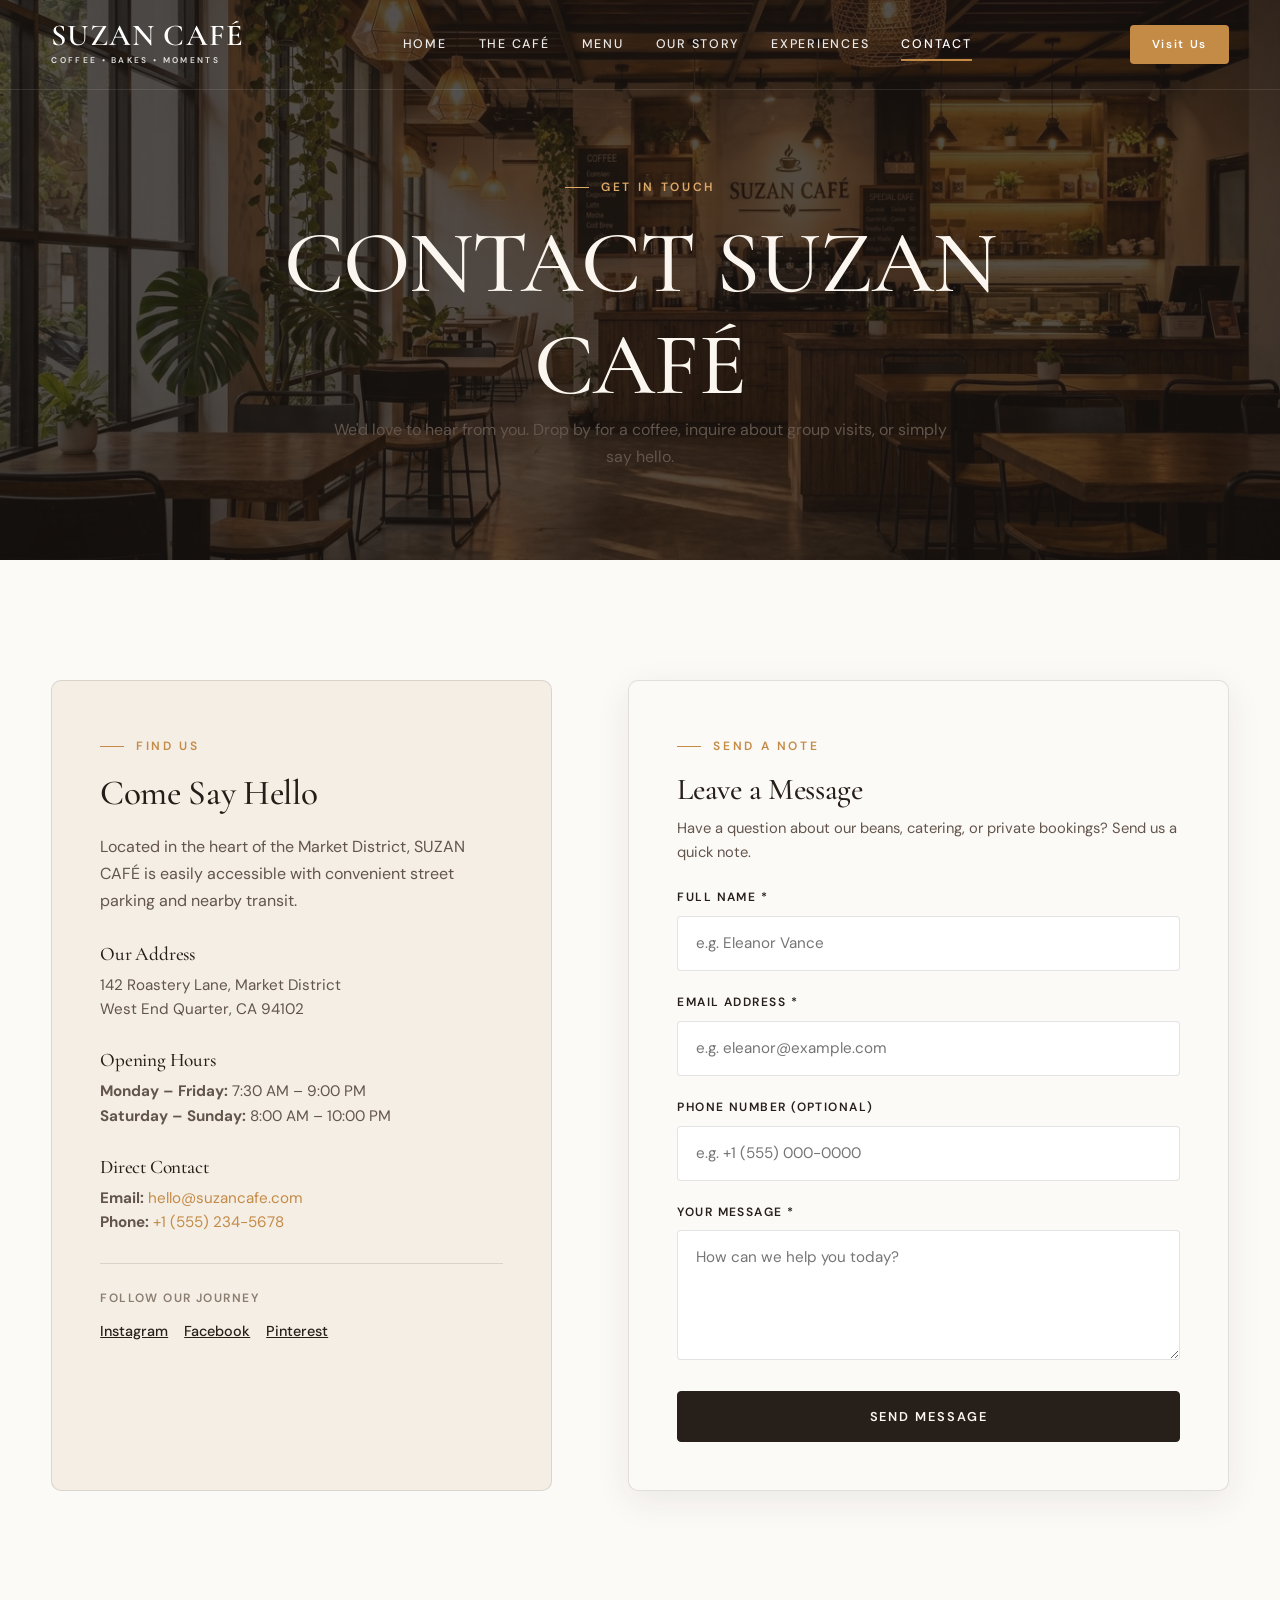
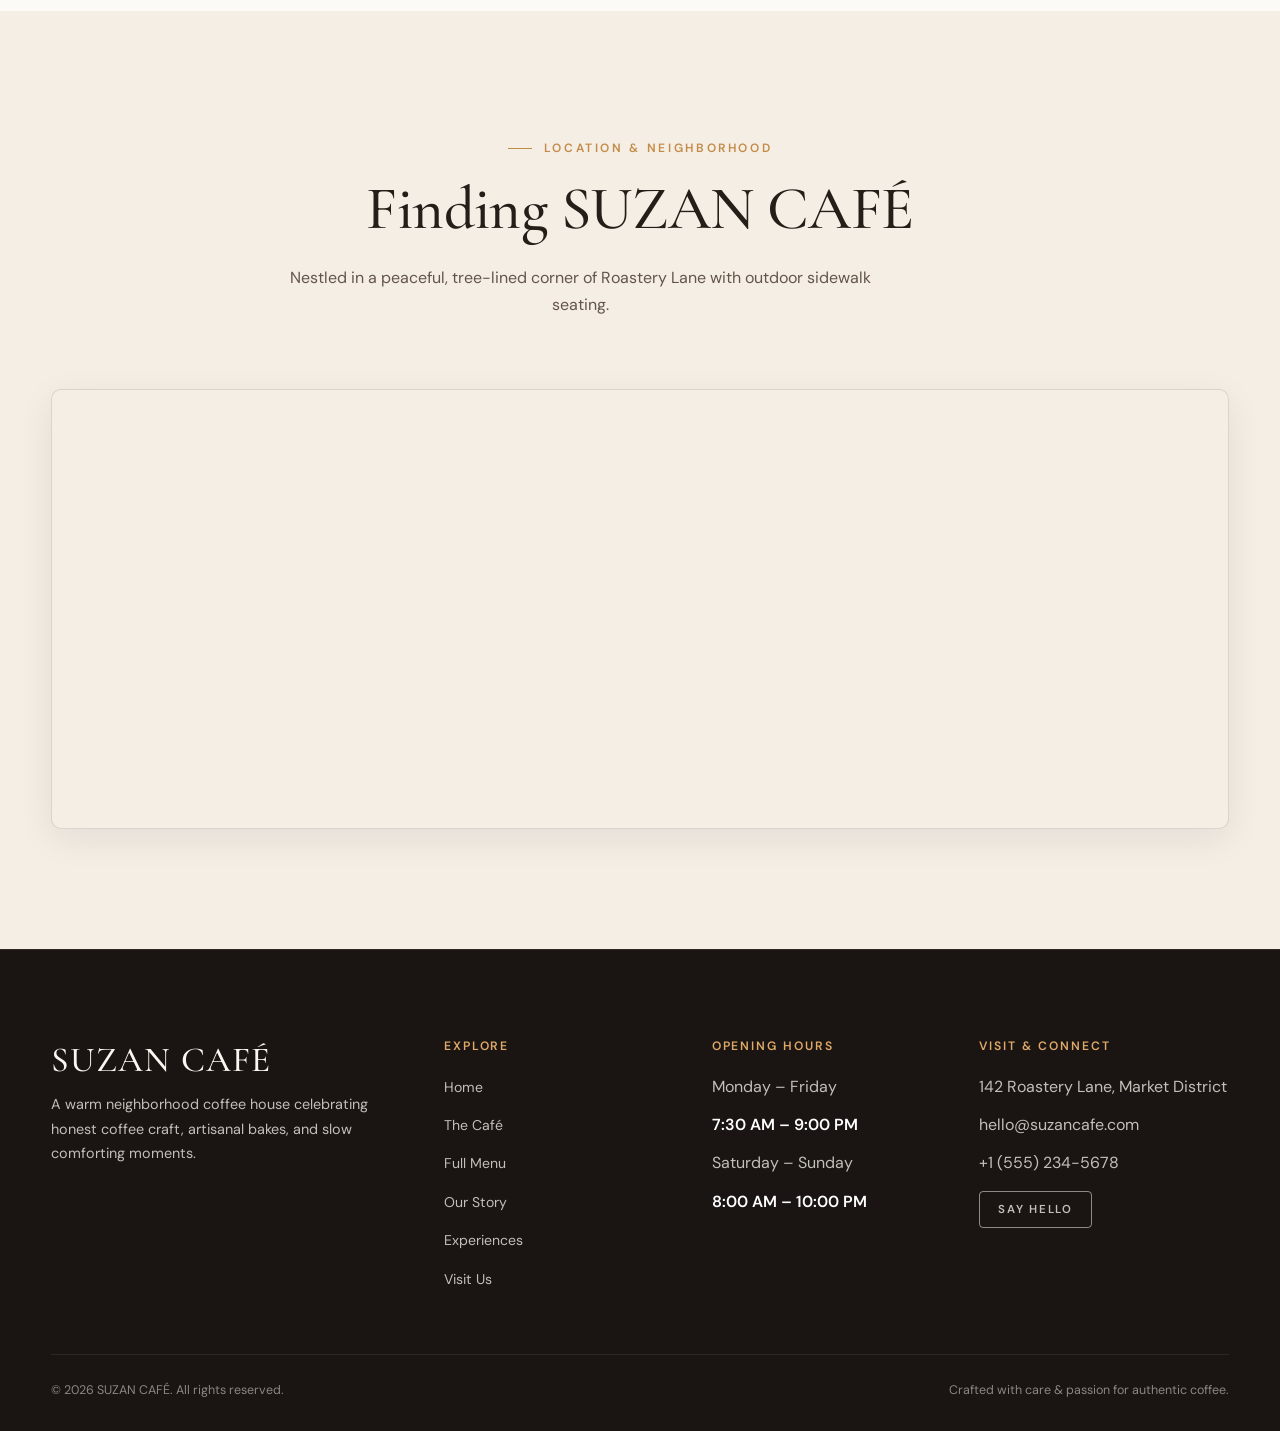
<file: contact.html>
<!DOCTYPE html>
<html lang="en">

<head>
    <meta charset="UTF-8">
    <meta name="viewport" content="width=device-width, initial-scale=1.0">
    <title>Contact & Visit Us — SUZAN CAFÉ</title>
    <meta name="description"
        content="Visit SUZAN CAFÉ. Find our address, opening hours, contact details, and send us a message or table reservation inquiry.">
    <link rel="stylesheet" href="css/style.css">
</head>

<body>

    <!-- ==========================================================
         NAVIGATION BAR
         ========================================================== -->
    <header class="header-nav" id="mainHeader">
        <div class="container nav-wrap">
            <a href="index.html" class="brand-logo" aria-label="SUZAN CAFÉ Home">
                <span class="logo-main">SUZAN CAFÉ</span>
                <span class="logo-sub">Coffee • Bakes • Moments</span>
            </a>

            <nav class="nav-menu" aria-label="Primary Navigation">
                <a href="index.html" class="nav-link">Home</a>
                <a href="cafe.html" class="nav-link">The Café</a>
                <a href="menu.html" class="nav-link">Menu</a>
                <a href="story.html" class="nav-link">Our Story</a>
                <a href="experiences.html" class="nav-link">Experiences</a>
                <a href="contact.html" class="nav-link active">Contact</a>
            </nav>

            <div class="nav-actions" style="display: flex; align-items: center; gap: 16px;">
                <a href="contact.html" class="nav-cta-btn">Visit Us</a>
                <button class="mobile-toggle" aria-label="Toggle navigation menu" id="mobileToggle">
                    <span></span>
                    <span></span>
                    <span></span>
                </button>
            </div>
        </div>
    </header>

    <!-- Mobile Drawer -->
    <div class="mobile-drawer" id="mobileDrawer">
        <div>
            <div style="margin-bottom: 30px;">
                <span class="logo-main" style="color: var(--coffee-dark);">SUZAN CAFÉ</span>
                <span class="logo-sub" style="color: var(--text-muted); display: block;">Coffee • Bakes • Moments</span>
            </div>
            <nav class="mobile-nav-links">
                <a href="index.html" class="nav-link">Home</a>
                <a href="cafe.html" class="nav-link">The Café</a>
                <a href="menu.html" class="nav-link">Menu</a>
                <a href="story.html" class="nav-link">Our Story</a>
                <a href="experiences.html" class="nav-link">Experiences</a>
                <a href="contact.html" class="nav-link active">Contact</a>
            </nav>
        </div>
        <div style="border-top: 1px solid var(--beige-border); padding-top: 20px;">
            <p style="font-size: 0.85rem; color: var(--text-muted); margin-bottom: 12px;">7:30 AM – 9:00 PM Daily</p>
            <a href="contact.html" class="btn btn-amber" style="width: 100%;">Find Our Café</a>
        </div>
    </div>
    <div class="mobile-backdrop" id="mobileBackdrop"></div>


    <!-- ==========================================================
         PAGE HERO
         ========================================================== -->
    <section class="page-hero">
        <div class="page-hero-bg" style="background-image: url('images/cafe/cafe-interior-main.jpg');"></div>
        <div class="container page-hero-content reveal">
            <span class="section-tag" style="color: var(--amber-soft);">Get in Touch</span>
            <h1>CONTACT SUZAN CAFÉ</h1>
            <p class="section-subtitle" style="margin-inline: auto;">
                We'd love to hear from you. Drop by for a coffee, inquire about group visits, or simply say hello.
            </p>
        </div>
    </section>


    <!-- ==========================================================
         CONTACT INFO & FORM SECTION
         ========================================================== -->
    <section class="section" id="contact-details">
        <div class="container">
            <div class="contact-grid">

                <!-- Contact Information Details -->
                <div class="contact-info-card reveal">
                    <span class="section-tag">Find Us</span>
                    <h2 class="section-title" style="font-size: 2.2rem;">Come Say Hello</h2>
                    <p style="color: var(--text-secondary); margin-bottom: 28px; line-height: 1.7;">
                        Located in the heart of the Market District, SUZAN CAFÉ is easily accessible with convenient
                        street parking and nearby transit.
                    </p>

                    <div class="info-group">
                        <h4>Our Address</h4>
                        <p>142 Roastery Lane, Market District<br>West End Quarter, CA 94102</p>
                    </div>

                    <div class="info-group">
                        <h4>Opening Hours</h4>
                        <p>
                            <strong>Monday – Friday:</strong> 7:30 AM – 9:00 PM<br>
                            <strong>Saturday – Sunday:</strong> 8:00 AM – 10:00 PM
                        </p>
                    </div>

                    <div class="info-group">
                        <h4>Direct Contact</h4>
                        <p>
                            <strong>Email:</strong> <a href="mailto:hello@suzancafe.com"
                                style="color: var(--amber-accent);">hello@suzancafe.com</a><br>
                            <strong>Phone:</strong> <a href="tel:+15552345678" style="color: var(--amber-accent);">+1
                                (555) 234-5678</a>
                        </p>
                    </div>

                    <div style="border-top: 1px solid var(--beige-border); padding-top: 20px;">
                        <span
                            style="font-size: 0.75rem; font-weight: 600; text-transform: uppercase; letter-spacing: 0.12em; color: var(--text-muted);">Follow
                            Our Journey</span>
                        <div
                            style="display: flex; gap: 16px; margin-top: 10px; font-size: 0.9rem; font-weight: 500; color: var(--coffee-dark);">
                            <a href="#" style="text-decoration: underline;">Instagram</a>
                            <a href="#" style="text-decoration: underline;">Facebook</a>
                            <a href="#" style="text-decoration: underline;">Pinterest</a>
                        </div>
                    </div>
                </div>

                <!-- Interactive Contact Form -->
                <div class="contact-form-wrap reveal">
                    <span class="section-tag">Send a Note</span>
                    <h3 style="font-size: 1.9rem; color: var(--coffee-dark); margin-bottom: 8px;">Leave a Message</h3>
                    <p style="color: var(--text-secondary); font-size: 0.92rem; margin-bottom: 24px;">
                        Have a question about our beans, catering, or private bookings? Send us a quick note.
                    </p>

                    <form id="cafeContactForm" novalidate>
                        <div class="form-group">
                            <label for="senderName" class="form-label">Full Name *</label>
                            <input type="text" id="senderName" class="form-input" placeholder="e.g. Eleanor Vance"
                                required>
                        </div>

                        <div class="form-group">
                            <label for="senderEmail" class="form-label">Email Address *</label>
                            <input type="email" id="senderEmail" class="form-input"
                                placeholder="e.g. eleanor@example.com" required>
                        </div>

                        <div class="form-group">
                            <label for="senderPhone" class="form-label">Phone Number (Optional)</label>
                            <input type="tel" id="senderPhone" class="form-input" placeholder="e.g. +1 (555) 000-0000">
                        </div>

                        <div class="form-group">
                            <label for="senderMessage" class="form-label">Your Message *</label>
                            <textarea id="senderMessage" class="form-textarea" placeholder="How can we help you today?"
                                required></textarea>
                        </div>

                        <button type="submit" class="btn btn-primary" style="width: 100%;">Send Message</button>

                        <div id="formFeedback" class="form-feedback" role="alert"></div>
                    </form>
                </div>

            </div>
        </div>
    </section>


    <!-- ==========================================================
         MAP & LOCATION SECTION
         ========================================================== -->
    <section class="section section-alt" id="map-section">
        <div class="container">
            <div class="section-header text-center reveal">
                <span class="section-tag">Location & Neighborhood</span>
                <h2 class="section-title">Finding SUZAN CAFÉ</h2>
                <p class="section-subtitle">
                    Nestled in a peaceful, tree-lined corner of Roastery Lane with outdoor sidewalk seating.
                </p>
            </div>

            <div class="map-container reveal">
                <iframe
                    title="SUZAN CAFÉ Location Map"
                    src="https://maps.google.com/maps?q=142+Roastery+Lane,+Market+District,+CA+94102&amp;t=&amp;z=15&amp;ie=UTF8&amp;iwloc=&amp;output=embed"
                    width="100%"
                    height="100%"
                    style="border:0;"
                    allowfullscreen=""
                    loading="lazy"
                    referrerpolicy="no-referrer-when-downgrade">
                </iframe>
            </div>
        </div>
    </section>


    <!-- ==========================================================
         FOOTER
         ========================================================== -->
    <footer class="site-footer">
        <div class="container">
            <div class="footer-grid">
                <div class="footer-brand">
                    <h3>SUZAN CAFÉ</h3>
                    <p>A warm neighborhood coffee house celebrating honest coffee craft, artisanal bakes, and slow
                        comforting moments.</p>
                </div>

                <div class="footer-col">
                    <h4>Explore</h4>
                    <ul class="footer-links">
                        <li><a href="index.html">Home</a></li>
                        <li><a href="cafe.html">The Café</a></li>
                        <li><a href="menu.html">Full Menu</a></li>
                        <li><a href="story.html">Our Story</a></li>
                        <li><a href="experiences.html">Experiences</a></li>
                        <li><a href="contact.html">Visit Us</a></li>
                    </ul>
                </div>

                <div class="footer-col">
                    <h4>Opening Hours</h4>
                    <ul class="footer-links">
                        <li style="color: var(--text-light-muted);">Monday – Friday</li>
                        <li style="font-weight: 600; color: #ffffff; margin-bottom: 12px;">7:30 AM – 9:00 PM</li>
                        <li style="color: var(--text-light-muted);">Saturday – Sunday</li>
                        <li style="font-weight: 600; color: #ffffff;">8:00 AM – 10:00 PM</li>
                    </ul>
                </div>

                <div class="footer-col">
                    <h4>Visit & Connect</h4>
                    <ul class="footer-links">
                        <li style="color: var(--text-light-muted);">142 Roastery Lane, Market District</li>
                        <li style="color: var(--text-light-muted);">hello@suzancafe.com</li>
                        <li style="color: var(--text-light-muted); margin-bottom: 14px;">+1 (555) 234-5678</li>
                        <li><a href="contact.html" class="btn btn-outline"
                                style="padding: 8px 18px; font-size: 0.72rem;">Say Hello</a></li>
                    </ul>
                </div>
            </div>

            <div class="footer-bottom">
                <p>&copy; 2026 SUZAN CAFÉ. All rights reserved.</p>
                <p>Crafted with care & passion for authentic coffee.</p>
            </div>
        </div>
    </footer>

    <script src="js/script.js"></script>
</body>

</html>
</file>
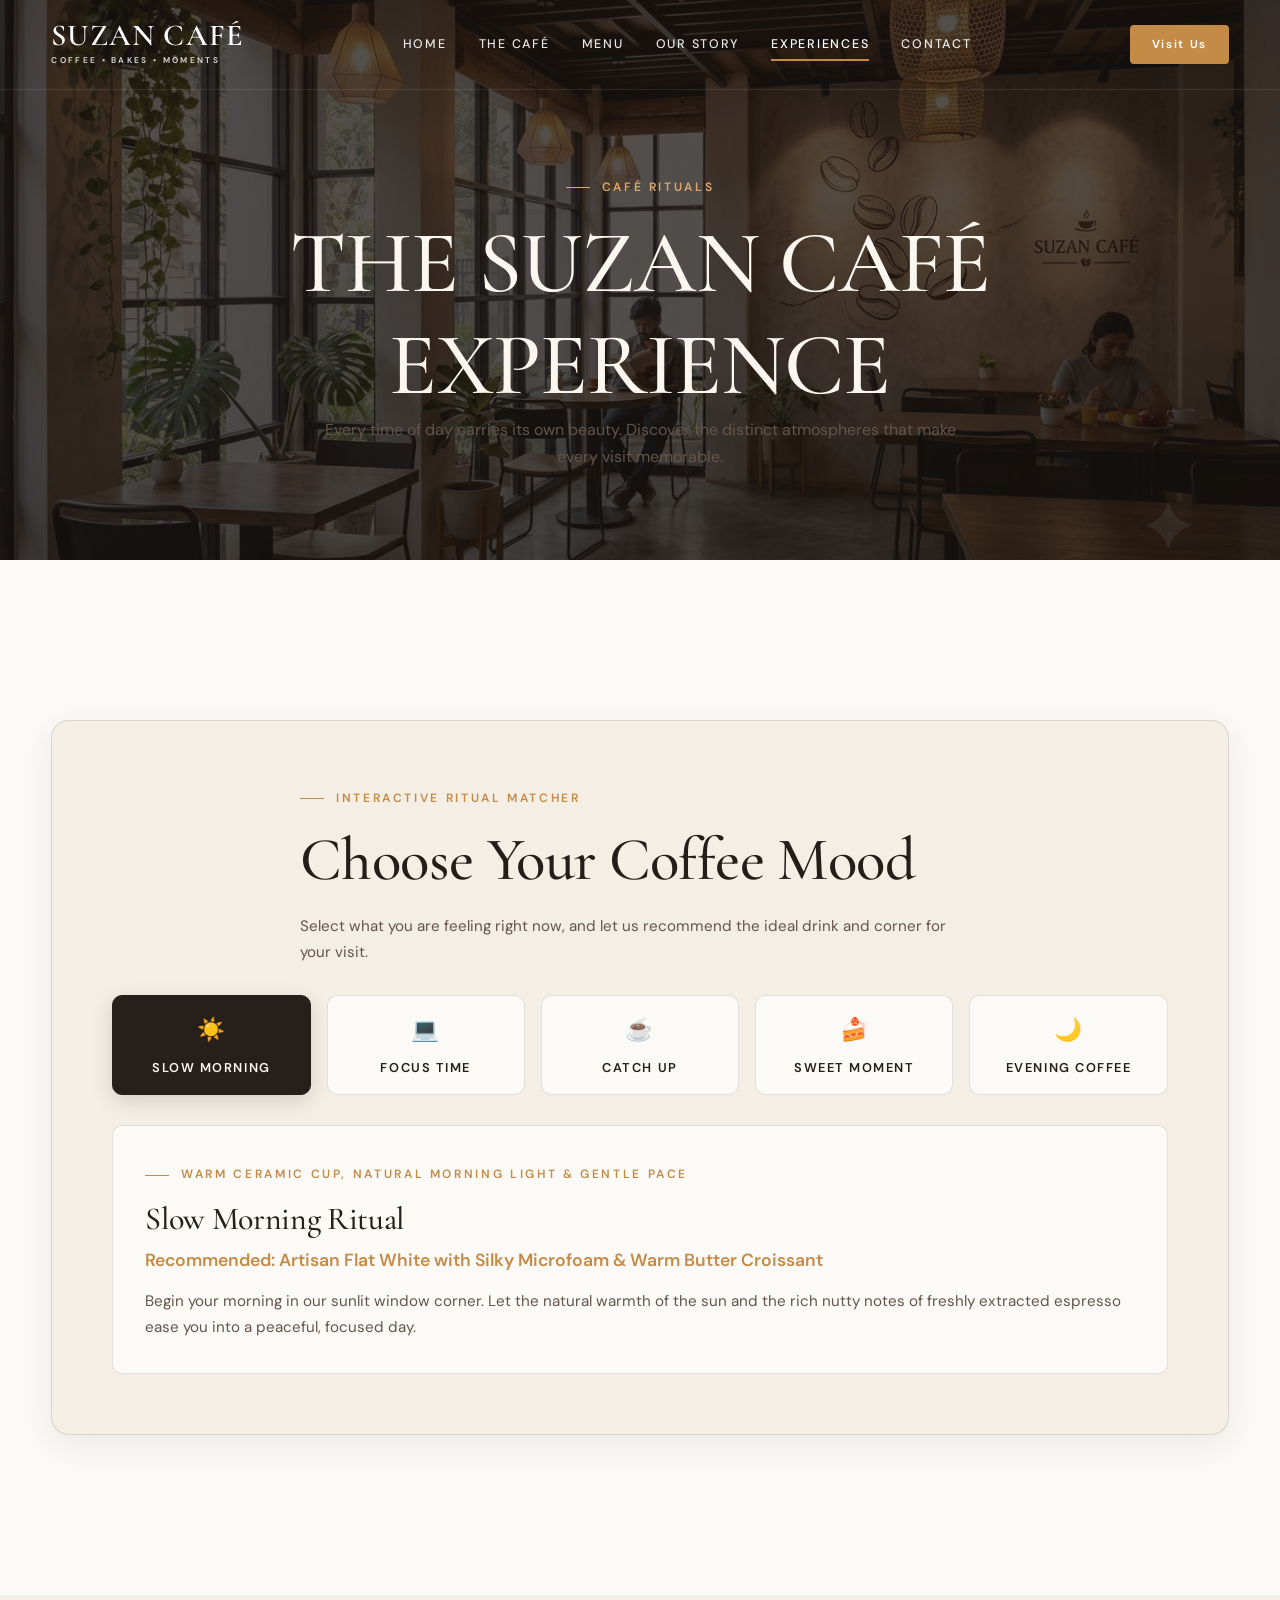
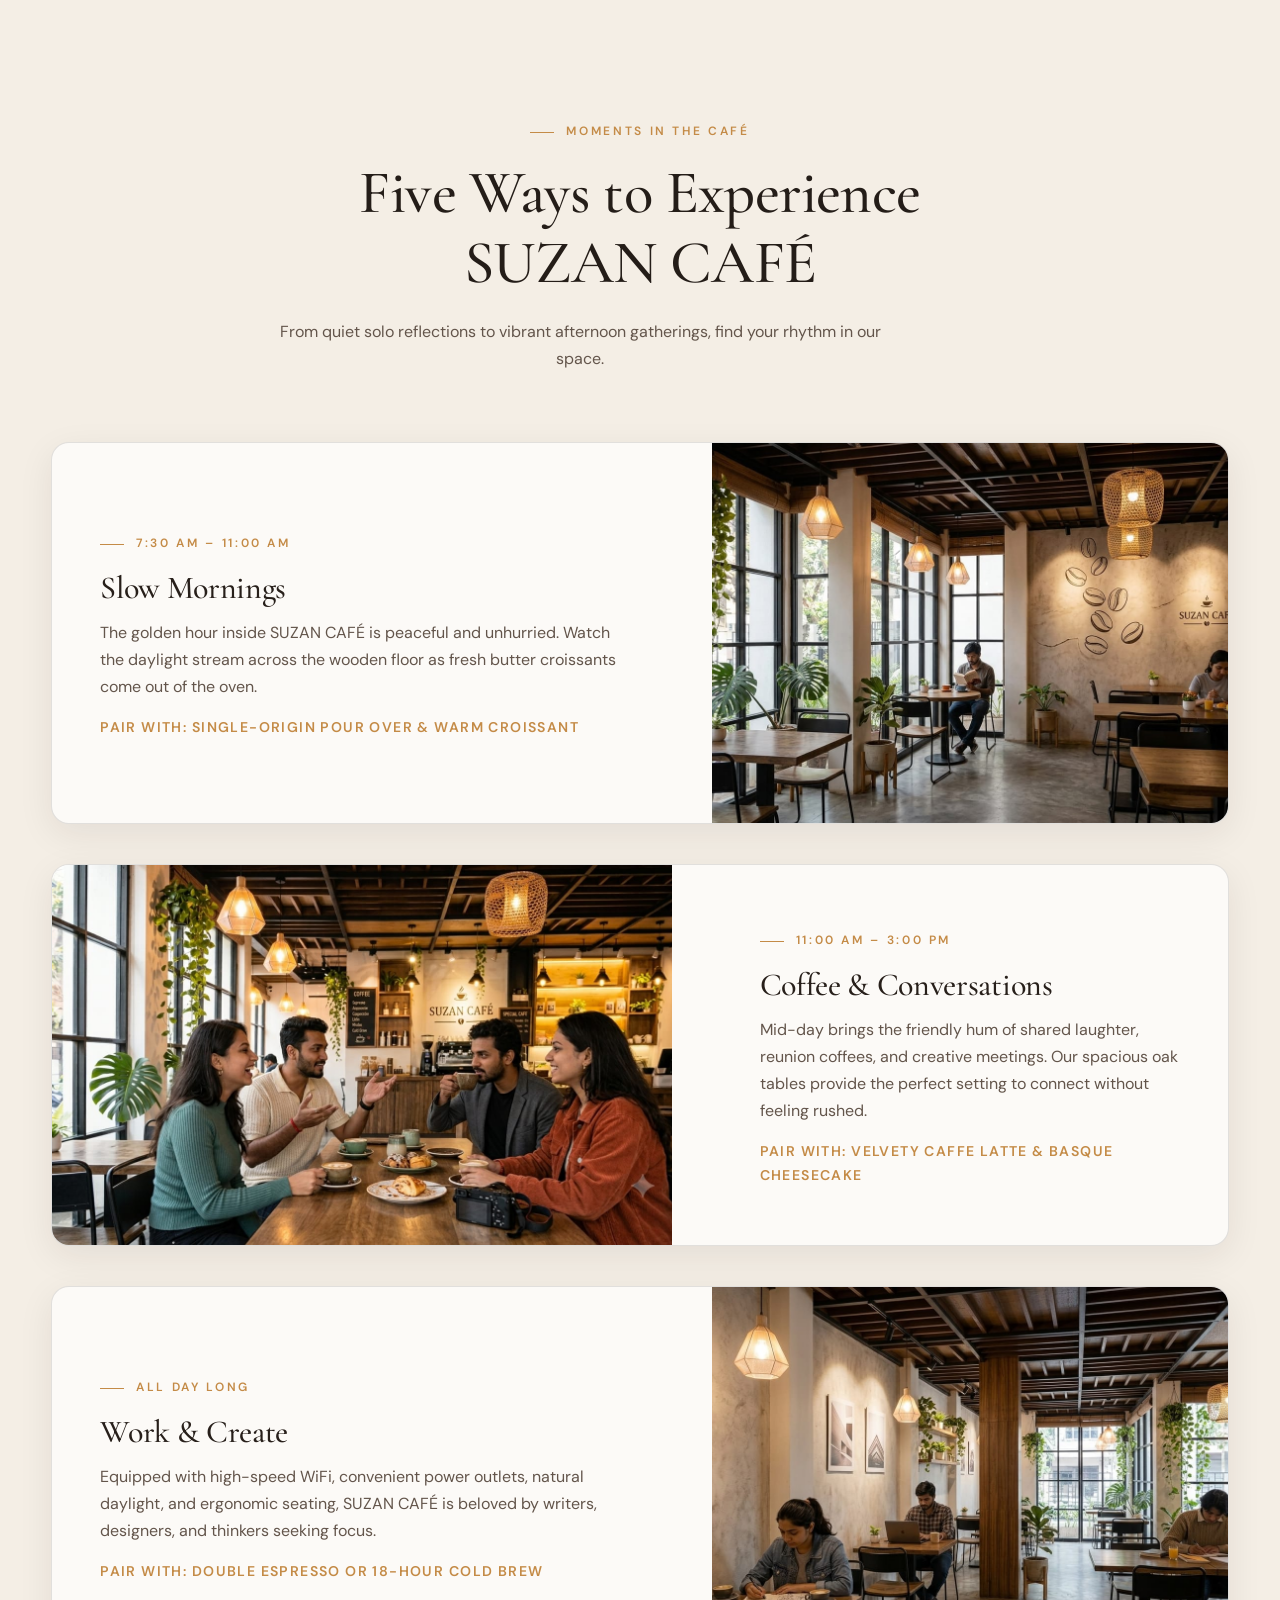
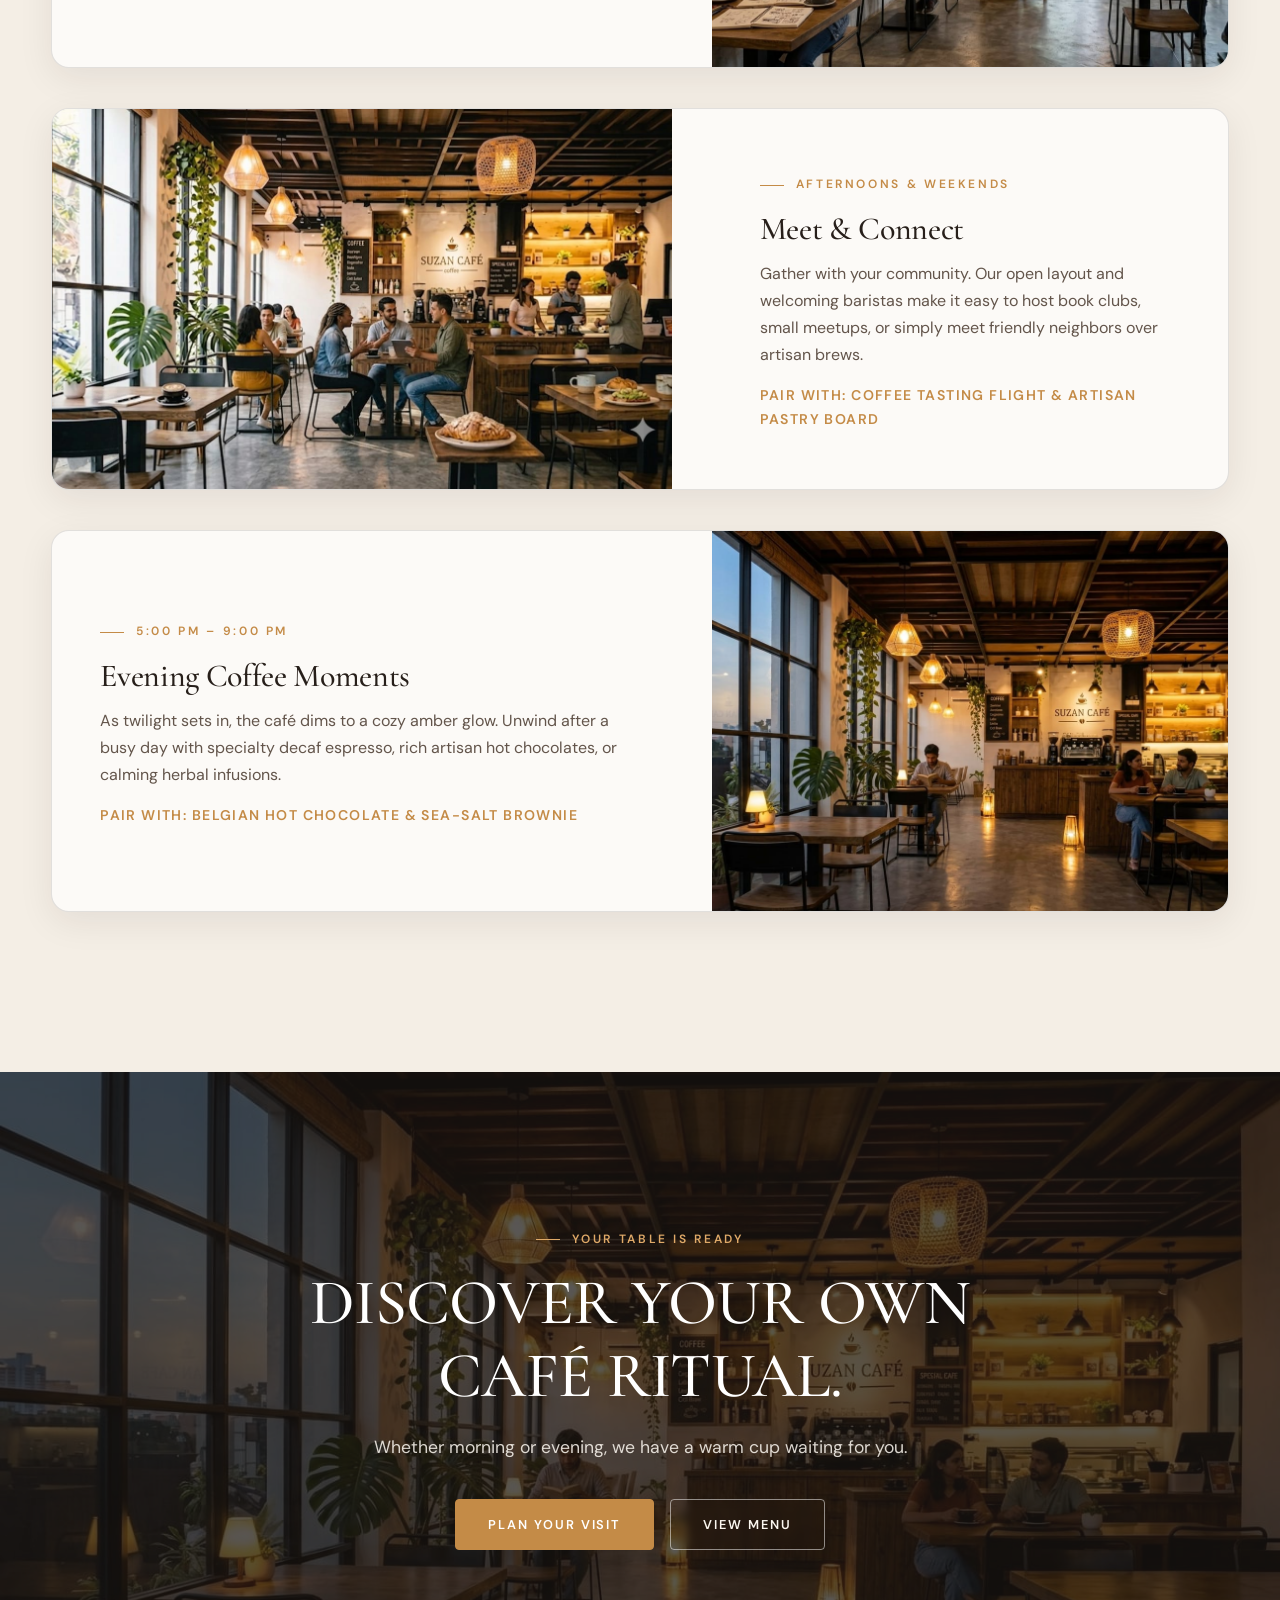
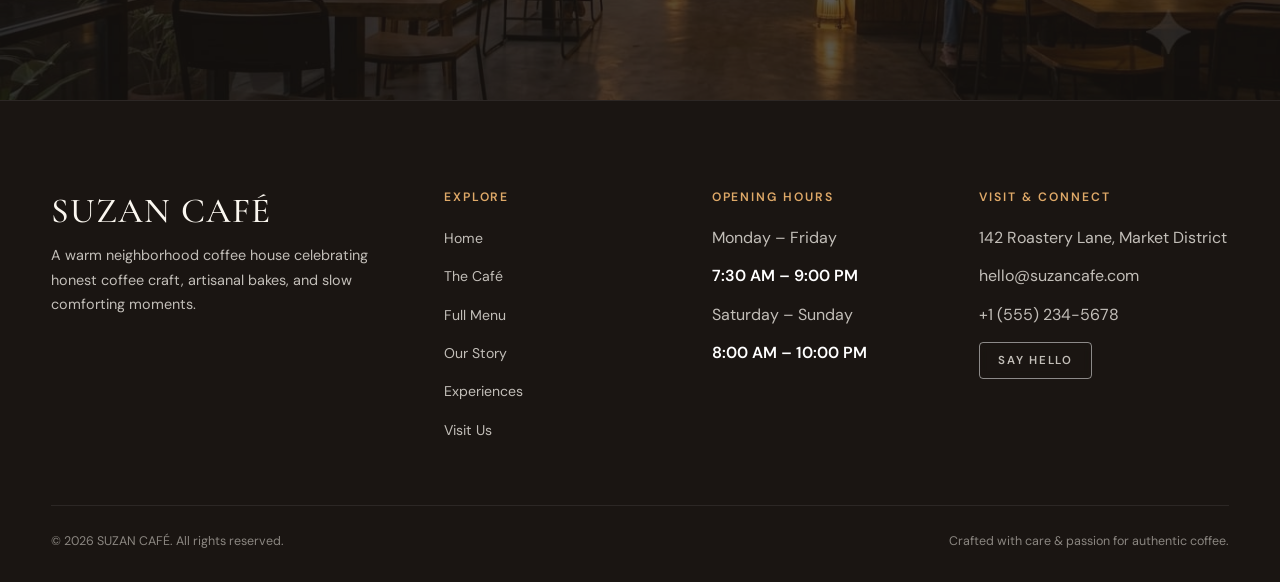
<file: experiences.html>
<!DOCTYPE html>
<html lang="en">

<head>
    <meta charset="UTF-8">
    <meta name="viewport" content="width=device-width, initial-scale=1.0">
    <title>Experiences — SUZAN CAFÉ</title>
    <meta name="description"
        content="Discover the distinct moments and atmospheres at SUZAN CAFÉ: Slow Mornings, Creative Focus, Afternoon Catch-ups, and Evening Coffee Wind-downs.">
    <link rel="stylesheet" href="css/style.css">
</head>

<body>

    <!-- ==========================================================
         NAVIGATION BAR
         ========================================================== -->
    <header class="header-nav" id="mainHeader">
        <div class="container nav-wrap">
            <a href="index.html" class="brand-logo" aria-label="SUZAN CAFÉ Home">
                <span class="logo-main">SUZAN CAFÉ</span>
                <span class="logo-sub">Coffee • Bakes • Moments</span>
            </a>

            <nav class="nav-menu" aria-label="Primary Navigation">
                <a href="index.html" class="nav-link">Home</a>
                <a href="cafe.html" class="nav-link">The Café</a>
                <a href="menu.html" class="nav-link">Menu</a>
                <a href="story.html" class="nav-link">Our Story</a>
                <a href="experiences.html" class="nav-link active">Experiences</a>
                <a href="contact.html" class="nav-link">Contact</a>
            </nav>

            <div class="nav-actions" style="display: flex; align-items: center; gap: 16px;">
                <a href="contact.html" class="nav-cta-btn">Visit Us</a>
                <button class="mobile-toggle" aria-label="Toggle navigation menu" id="mobileToggle">
                    <span></span>
                    <span></span>
                    <span></span>
                </button>
            </div>
        </div>
    </header>

    <!-- Mobile Drawer -->
    <div class="mobile-drawer" id="mobileDrawer">
        <div>
            <div style="margin-bottom: 30px;">
                <span class="logo-main" style="color: var(--coffee-dark);">SUZAN CAFÉ</span>
                <span class="logo-sub" style="color: var(--text-muted); display: block;">Coffee • Bakes • Moments</span>
            </div>
            <nav class="mobile-nav-links">
                <a href="index.html" class="nav-link">Home</a>
                <a href="cafe.html" class="nav-link">The Café</a>
                <a href="menu.html" class="nav-link">Menu</a>
                <a href="story.html" class="nav-link">Our Story</a>
                <a href="experiences.html" class="nav-link active">Experiences</a>
                <a href="contact.html" class="nav-link">Contact</a>
            </nav>
        </div>
        <div style="border-top: 1px solid var(--beige-border); padding-top: 20px;">
            <p style="font-size: 0.85rem; color: var(--text-muted); margin-bottom: 12px;">7:30 AM – 9:00 PM Daily</p>
            <a href="contact.html" class="btn btn-amber" style="width: 100%;">Find Our Café</a>
        </div>
    </div>
    <div class="mobile-backdrop" id="mobileBackdrop"></div>


    <!-- ==========================================================
         PAGE HERO
         ========================================================== -->
    <section class="page-hero">
        <div class="page-hero-bg" style="background-image: url('images/experiences/slow-mornings.jpg');"></div>
        <div class="container page-hero-content reveal">
            <span class="section-tag" style="color: var(--amber-soft);">Café Rituals</span>
            <h1>THE SUZAN CAFÉ EXPERIENCE</h1>
            <p class="section-subtitle" style="margin-inline: auto;">
                Every time of day carries its own beauty. Discover the distinct atmospheres that make every visit
                memorable.
            </p>
        </div>
    </section>


    <!-- ==========================================================
         INTERACTIVE FEATURE: CHOOSE YOUR COFFEE MOOD
         ========================================================== -->
    <section class="section" id="coffee-mood">
        <div class="container">
            <div class="mood-selector-container reveal">
                <div class="text-center" style="max-width: 680px; margin-inline: auto;">
                    <span class="section-tag">Interactive Ritual Matcher</span>
                    <h2 class="section-title">Choose Your Coffee Mood</h2>
                    <p style="color: var(--text-secondary); font-size: 0.95rem;">
                        Select what you are feeling right now, and let us recommend the ideal drink and corner for your
                        visit.
                    </p>
                </div>

                <!-- Mood Buttons -->
                <div class="mood-buttons-grid">
                    <button class="mood-btn active" data-mood="morning">
                        <span class="mood-icon">☀️</span>
                        <span>Slow Morning</span>
                    </button>
                    <button class="mood-btn" data-mood="focus">
                        <span class="mood-icon">💻</span>
                        <span>Focus Time</span>
                    </button>
                    <button class="mood-btn" data-mood="catchup">
                        <span class="mood-icon">☕</span>
                        <span>Catch Up</span>
                    </button>
                    <button class="mood-btn" data-mood="sweet">
                        <span class="mood-icon">🍰</span>
                        <span>Sweet Moment</span>
                    </button>
                    <button class="mood-btn" data-mood="evening">
                        <span class="mood-icon">🌙</span>
                        <span>Evening Coffee</span>
                    </button>
                </div>

                <!-- Live Recommendation Output -->
                <div id="moodResult">
                    <div class="mood-result-card">
                        <span class="section-tag">Warm ceramic cup, natural morning light & gentle pace</span>
                        <h3 style="font-size: 2rem; color: var(--coffee-dark); margin-bottom: 8px;">Slow Morning Ritual
                        </h3>
                        <p
                            style="font-size: 1.1rem; font-weight: 600; color: var(--amber-accent); margin-bottom: 14px;">
                            Recommended: Artisan Flat White with Silky Microfoam & Warm Butter Croissant</p>
                        <p style="color: var(--text-secondary); line-height: 1.7; font-size: 0.95rem;">
                            Begin your morning in our sunlit window corner. Let the natural warmth of the sun and the
                            rich nutty notes of freshly extracted espresso ease you into a peaceful, focused day.
                        </p>
                    </div>
                </div>
            </div>
        </div>
    </section>


    <!-- ==========================================================
         CURATED EXPERIENCES LIST
         ========================================================== -->
    <section class="section section-alt" id="experiences-list">
        <div class="container">
            <div class="section-header text-center reveal">
                <span class="section-tag">Moments in the Café</span>
                <h2 class="section-title">Five Ways to Experience SUZAN CAFÉ</h2>
                <p class="section-subtitle">
                    From quiet solo reflections to vibrant afternoon gatherings, find your rhythm in our space.
                </p>
            </div>

            <!-- Experience 1: Slow Mornings -->
            <article class="experience-card-wide reveal">
                <div class="exp-img-wrap">
                    <img src="images/experiences/slow-mornings.jpg"
                        alt="Quiet morning sunlight streaming on wooden table with warm coffee" loading="lazy">
                </div>
                <div class="exp-body">
                    <span class="section-tag">7:30 AM – 11:00 AM</span>
                    <h3 style="font-size: 2rem; margin-bottom: 12px; color: var(--coffee-dark);">Slow Mornings</h3>
                    <p style="color: var(--text-secondary); margin-bottom: 16px; line-height: 1.7;">
                        The golden hour inside SUZAN CAFÉ is peaceful and unhurried. Watch the daylight stream across
                        the wooden floor as fresh butter croissants come out of the oven.
                    </p>
                    <p
                        style="font-size: 0.88rem; color: var(--amber-accent); font-weight: 600; text-transform: uppercase; letter-spacing: 0.1em;">
                        Pair with: Single-Origin Pour Over & Warm Croissant
                    </p>
                </div>
            </article>

            <!-- Experience 2: Coffee & Conversations -->
            <article class="experience-card-wide reveal">
                <div class="exp-img-wrap">
                    <img src="images/experiences/conversations.jpg"
                        alt="Friends having a lively conversation over coffee at wooden table" loading="lazy">
                </div>
                <div class="exp-body">
                    <span class="section-tag">11:00 AM – 3:00 PM</span>
                    <h3 style="font-size: 2rem; margin-bottom: 12px; color: var(--coffee-dark);">Coffee & Conversations
                    </h3>
                    <p style="color: var(--text-secondary); margin-bottom: 16px; line-height: 1.7;">
                        Mid-day brings the friendly hum of shared laughter, reunion coffees, and creative meetings. Our
                        spacious oak tables provide the perfect setting to connect without feeling rushed.
                    </p>
                    <p
                        style="font-size: 0.88rem; color: var(--amber-accent); font-weight: 600; text-transform: uppercase; letter-spacing: 0.1em;">
                        Pair with: Velvety Caffe Latte & Basque Cheesecake
                    </p>
                </div>
            </article>

            <!-- Experience 3: Work & Create -->
            <article class="experience-card-wide reveal">
                <div class="exp-img-wrap">
                    <img src="images/experiences/work-create.jpg"
                        alt="Productive corner table with notebook, latte, and natural lighting" loading="lazy">
                </div>
                <div class="exp-body">
                    <span class="section-tag">All Day Long</span>
                    <h3 style="font-size: 2rem; margin-bottom: 12px; color: var(--coffee-dark);">Work & Create</h3>
                    <p style="color: var(--text-secondary); margin-bottom: 16px; line-height: 1.7;">
                        Equipped with high-speed WiFi, convenient power outlets, natural daylight, and ergonomic
                        seating, SUZAN CAFÉ is beloved by writers, designers, and thinkers seeking focus.
                    </p>
                    <p
                        style="font-size: 0.88rem; color: var(--amber-accent); font-weight: 600; text-transform: uppercase; letter-spacing: 0.1em;">
                        Pair with: Double Espresso or 18-Hour Cold Brew
                    </p>
                </div>
            </article>

            <!-- Experience 4: Meet & Connect -->
            <article class="experience-card-wide reveal">
                <div class="exp-img-wrap">
                    <img src="images/experiences/meet-connect.jpg"
                        alt="Group of people sharing artisan coffee tasting flight" loading="lazy">
                </div>
                <div class="exp-body">
                    <span class="section-tag">Afternoons & Weekends</span>
                    <h3 style="font-size: 2rem; margin-bottom: 12px; color: var(--coffee-dark);">Meet & Connect</h3>
                    <p style="color: var(--text-secondary); margin-bottom: 16px; line-height: 1.7;">
                        Gather with your community. Our open layout and welcoming baristas make it easy to host book
                        clubs, small meetups, or simply meet friendly neighbors over artisan brews.
                    </p>
                    <p
                        style="font-size: 0.88rem; color: var(--amber-accent); font-weight: 600; text-transform: uppercase; letter-spacing: 0.1em;">
                        Pair with: Coffee Tasting Flight & Artisan Pastry Board
                    </p>
                </div>
            </article>

            <!-- Experience 5: Evening Moments -->
            <article class="experience-card-wide reveal">
                <div class="exp-img-wrap">
                    <img src="images/experiences/evening-moments.jpg"
                        alt="Warm glowing evening ambiance at SUZAN CAFÉ with amber pendant lights" loading="lazy">
                </div>
                <div class="exp-body">
                    <span class="section-tag">5:00 PM – 9:00 PM</span>
                    <h3 style="font-size: 2rem; margin-bottom: 12px; color: var(--coffee-dark);">Evening Coffee Moments
                    </h3>
                    <p style="color: var(--text-secondary); margin-bottom: 16px; line-height: 1.7;">
                        As twilight sets in, the café dims to a cozy amber glow. Unwind after a busy day with specialty
                        decaf espresso, rich artisan hot chocolates, or calming herbal infusions.
                    </p>
                    <p
                        style="font-size: 0.88rem; color: var(--amber-accent); font-weight: 600; text-transform: uppercase; letter-spacing: 0.1em;">
                        Pair with: Belgian Hot Chocolate & Sea-Salt Brownie
                    </p>
                </div>
            </article>

        </div>
    </section>


    <!-- ==========================================================
         FINAL CTA
         ========================================================== -->
    <section class="final-cta-section">
        <div class="final-cta-bg" style="background-image: url('images/experiences/evening-moments.jpg');"></div>
        <div class="container final-cta-content reveal">
            <span class="section-tag" style="color: var(--amber-soft);">Your Table is Ready</span>
            <h2 style="font-size: clamp(2.4rem, 5vw, 4rem); margin-bottom: 20px; color: #ffffff;">
                DISCOVER YOUR OWN CAFÉ RITUAL.
            </h2>
            <p
                style="font-size: 1.1rem; color: rgba(251, 247, 240, 0.85); max-width: 580px; margin-inline: auto; margin-bottom: 36px; line-height: 1.7;">
                Whether morning or evening, we have a warm cup waiting for you.
            </p>
            <div class="btn-group" style="justify-content: center;">
                <a href="contact.html" class="btn btn-amber">Plan Your Visit</a>
                <a href="menu.html" class="btn btn-outline">View Menu</a>
            </div>
        </div>
    </section>


    <!-- ==========================================================
         FOOTER
         ========================================================== -->
    <footer class="site-footer">
        <div class="container">
            <div class="footer-grid">
                <div class="footer-brand">
                    <h3>SUZAN CAFÉ</h3>
                    <p>A warm neighborhood coffee house celebrating honest coffee craft, artisanal bakes, and slow
                        comforting moments.</p>
                </div>

                <div class="footer-col">
                    <h4>Explore</h4>
                    <ul class="footer-links">
                        <li><a href="index.html">Home</a></li>
                        <li><a href="cafe.html">The Café</a></li>
                        <li><a href="menu.html">Full Menu</a></li>
                        <li><a href="story.html">Our Story</a></li>
                        <li><a href="experiences.html">Experiences</a></li>
                        <li><a href="contact.html">Visit Us</a></li>
                    </ul>
                </div>

                <div class="footer-col">
                    <h4>Opening Hours</h4>
                    <ul class="footer-links">
                        <li style="color: var(--text-light-muted);">Monday – Friday</li>
                        <li style="font-weight: 600; color: #ffffff; margin-bottom: 12px;">7:30 AM – 9:00 PM</li>
                        <li style="color: var(--text-light-muted);">Saturday – Sunday</li>
                        <li style="font-weight: 600; color: #ffffff;">8:00 AM – 10:00 PM</li>
                    </ul>
                </div>

                <div class="footer-col">
                    <h4>Visit & Connect</h4>
                    <ul class="footer-links">
                        <li style="color: var(--text-light-muted);">142 Roastery Lane, Market District</li>
                        <li style="color: var(--text-light-muted);">hello@suzancafe.com</li>
                        <li style="color: var(--text-light-muted); margin-bottom: 14px;">+1 (555) 234-5678</li>
                        <li><a href="contact.html" class="btn btn-outline"
                                style="padding: 8px 18px; font-size: 0.72rem;">Say Hello</a></li>
                    </ul>
                </div>
            </div>

            <div class="footer-bottom">
                <p>&copy; 2026 SUZAN CAFÉ. All rights reserved.</p>
                <p>Crafted with care & passion for authentic coffee.</p>
            </div>
        </div>
    </footer>

    <script src="js/script.js"></script>
</body>

</html>
</file>
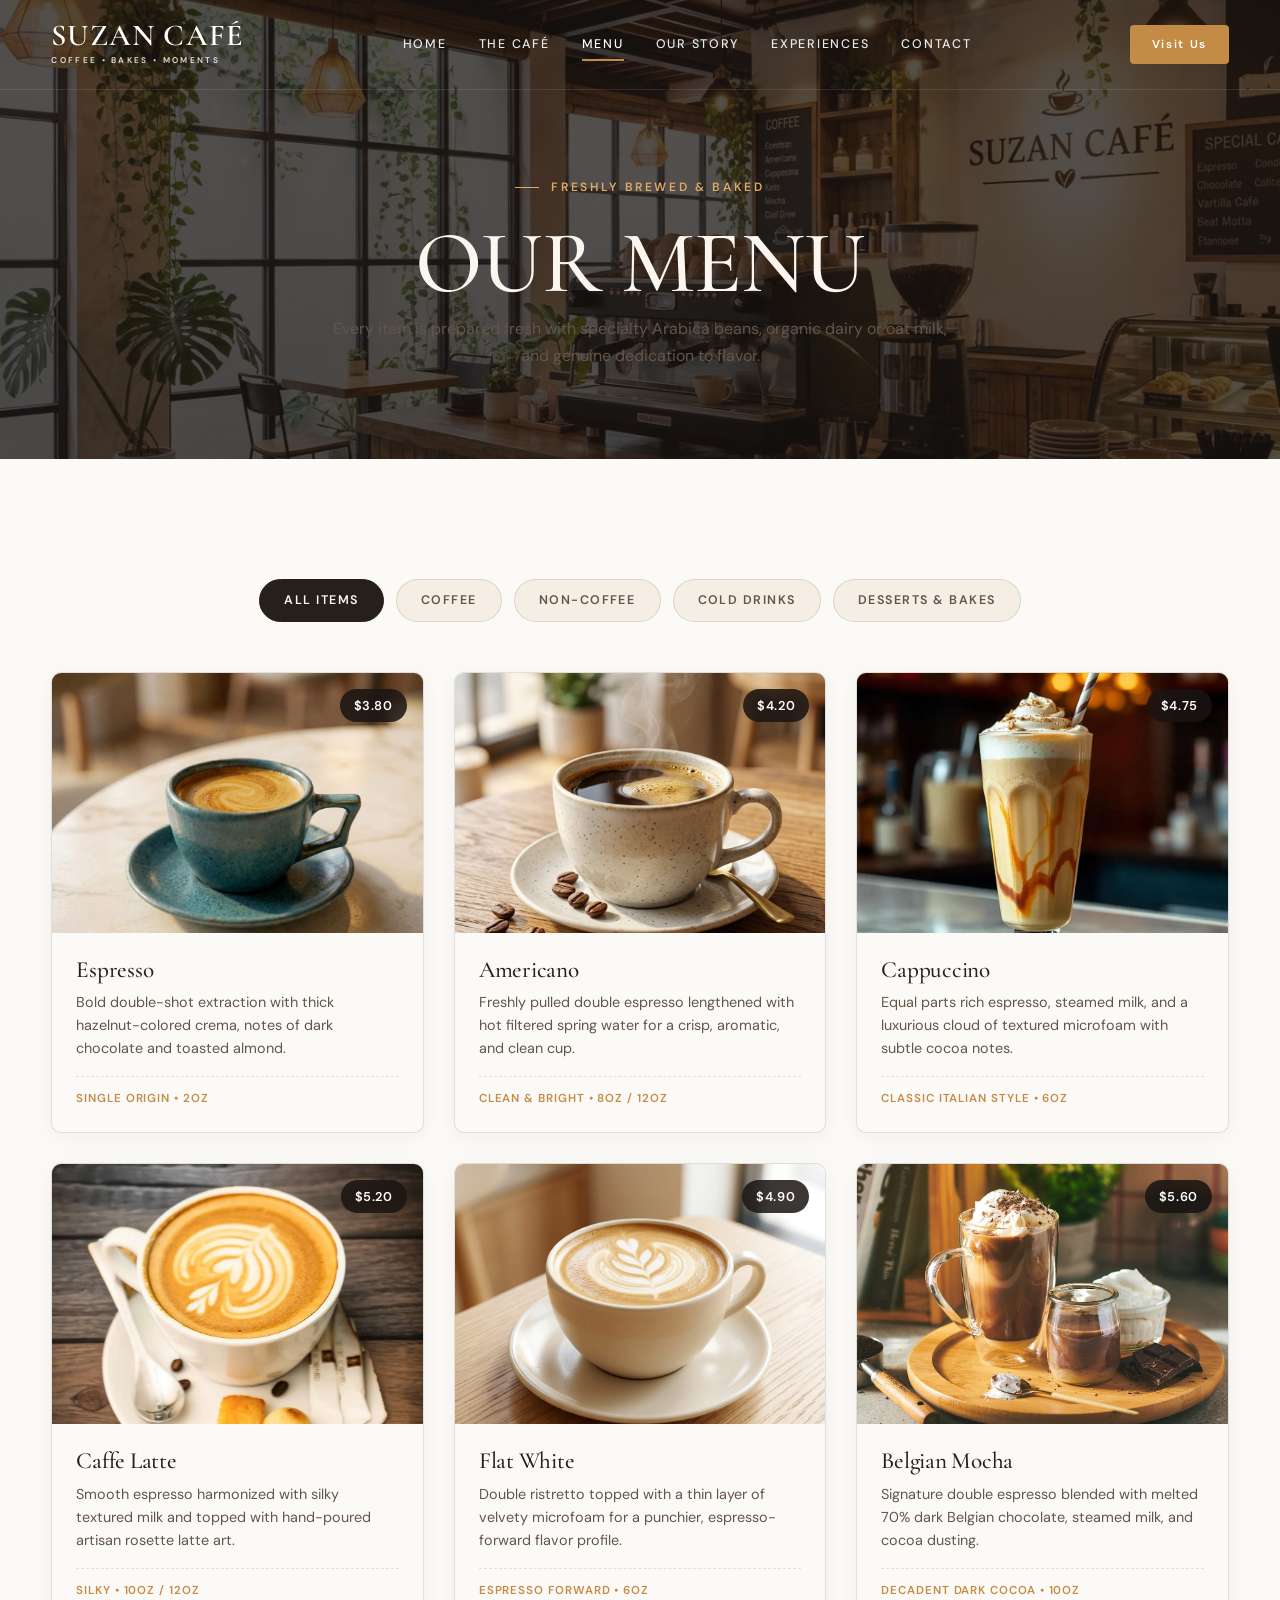
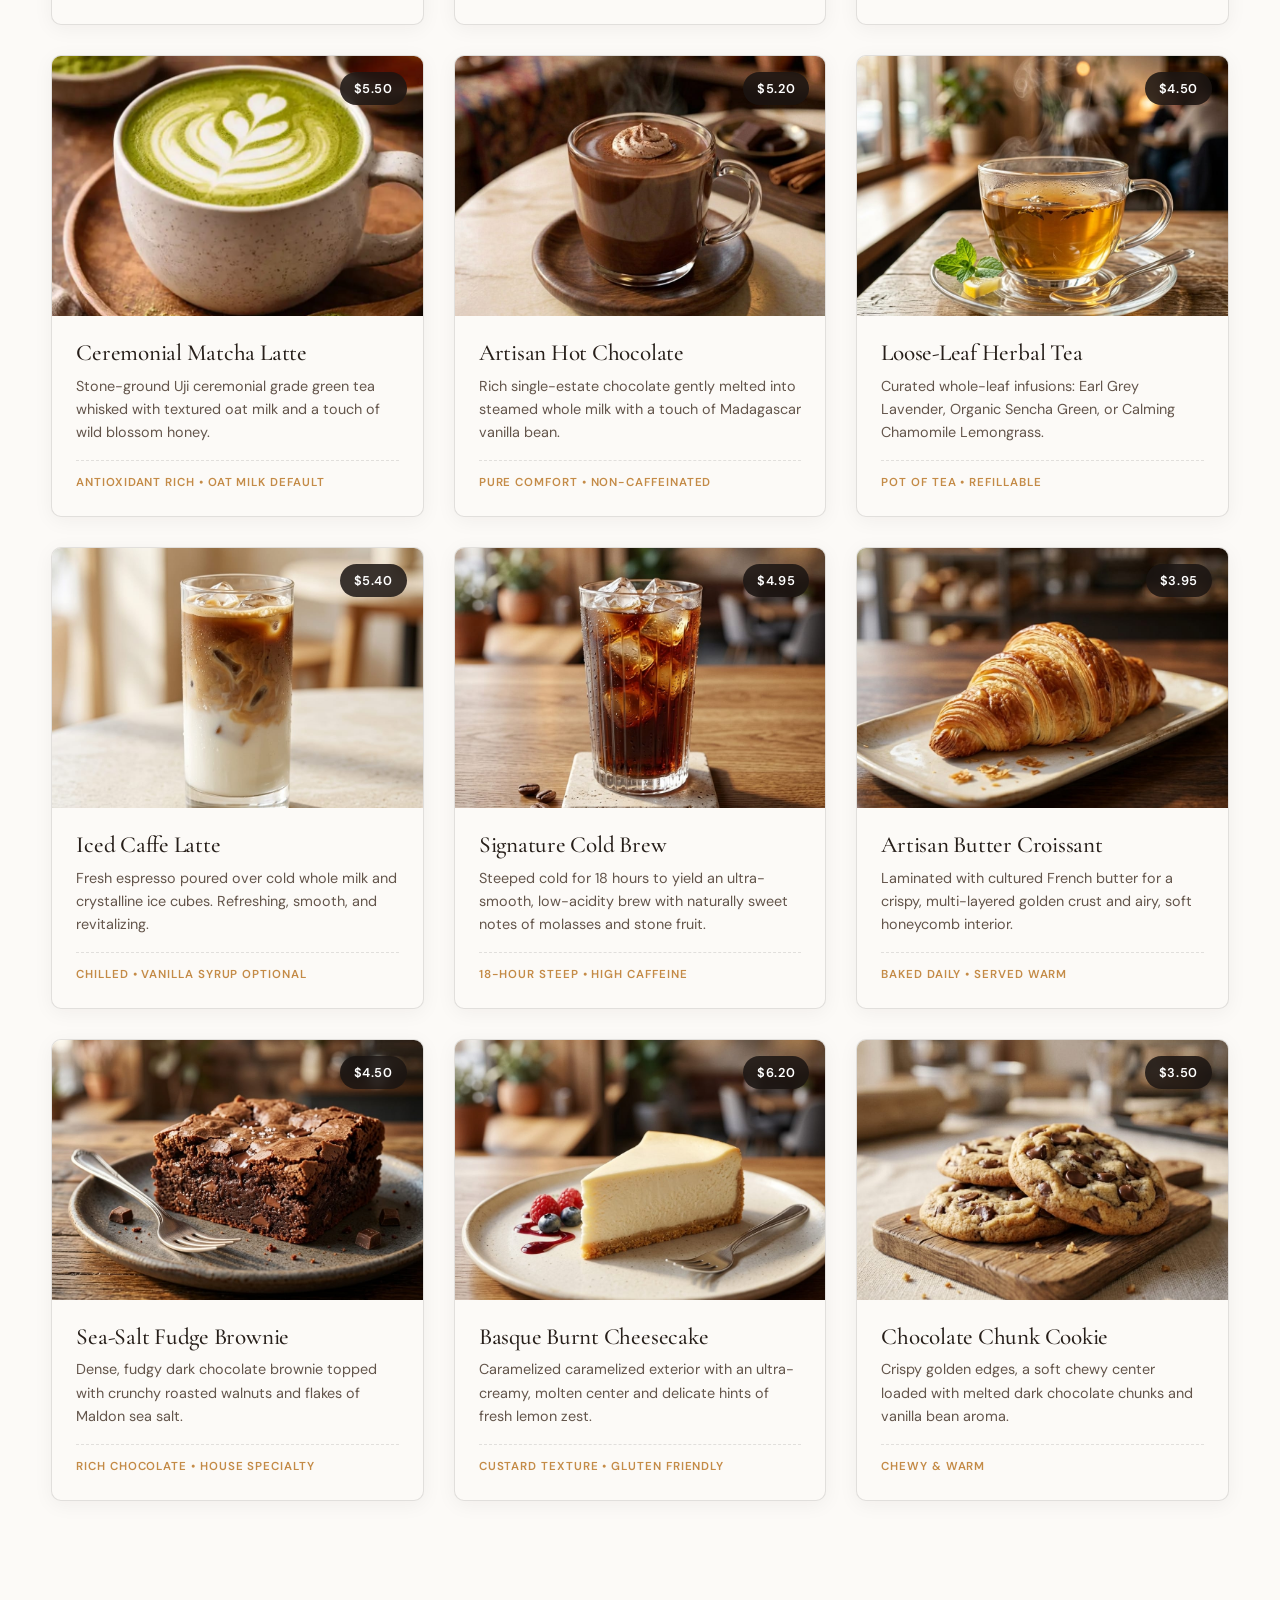
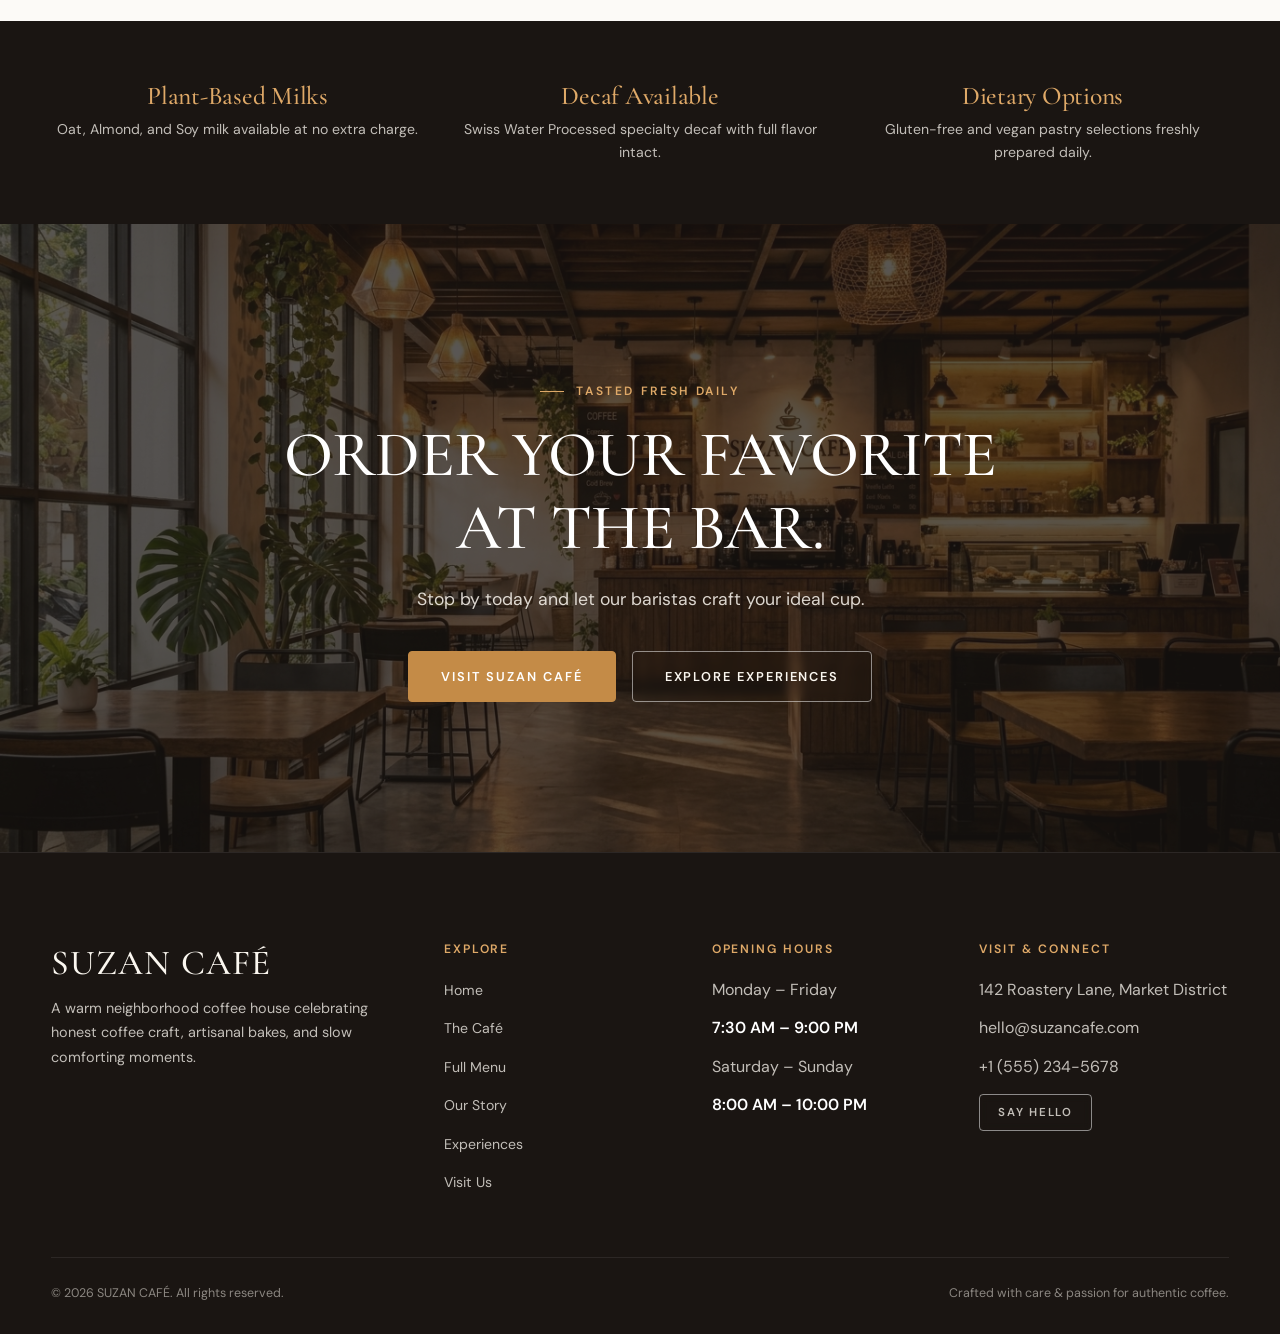
<file: menu.html>
<!DOCTYPE html>
<html lang="en">

<head>
    <meta charset="UTF-8">
    <meta name="viewport" content="width=device-width, initial-scale=1.0">
    <title>Menu — SUZAN CAFÉ</title>
    <meta name="description"
        content="Explore the full menu at SUZAN CAFÉ: specialty espresso drinks, hand-poured filter coffee, soothing non-coffee beverages, refreshing cold brews, and fresh artisanal pastries.">
    <link rel="stylesheet" href="css/style.css">
</head>

<body>

    <!-- ==========================================================
         NAVIGATION BAR
         ========================================================== -->
    <header class="header-nav" id="mainHeader">
        <div class="container nav-wrap">
            <a href="index.html" class="brand-logo" aria-label="SUZAN CAFÉ Home">
                <span class="logo-main">SUZAN CAFÉ</span>
                <span class="logo-sub">Coffee • Bakes • Moments</span>
            </a>

            <nav class="nav-menu" aria-label="Primary Navigation">
                <a href="index.html" class="nav-link">Home</a>
                <a href="cafe.html" class="nav-link">The Café</a>
                <a href="menu.html" class="nav-link active">Menu</a>
                <a href="story.html" class="nav-link">Our Story</a>
                <a href="experiences.html" class="nav-link">Experiences</a>
                <a href="contact.html" class="nav-link">Contact</a>
            </nav>

            <div class="nav-actions" style="display: flex; align-items: center; gap: 16px;">
                <a href="contact.html" class="nav-cta-btn">Visit Us</a>
                <button class="mobile-toggle" aria-label="Toggle navigation menu" id="mobileToggle">
                    <span></span>
                    <span></span>
                    <span></span>
                </button>
            </div>
        </div>
    </header>

    <!-- Mobile Drawer -->
    <div class="mobile-drawer" id="mobileDrawer">
        <div>
            <div style="margin-bottom: 30px;">
                <span class="logo-main" style="color: var(--coffee-dark);">SUZAN CAFÉ</span>
                <span class="logo-sub" style="color: var(--text-muted); display: block;">Coffee • Bakes • Moments</span>
            </div>
            <nav class="mobile-nav-links">
                <a href="index.html" class="nav-link">Home</a>
                <a href="cafe.html" class="nav-link">The Café</a>
                <a href="menu.html" class="nav-link active">Menu</a>
                <a href="story.html" class="nav-link">Our Story</a>
                <a href="experiences.html" class="nav-link">Experiences</a>
                <a href="contact.html" class="nav-link">Contact</a>
            </nav>
        </div>
        <div style="border-top: 1px solid var(--beige-border); padding-top: 20px;">
            <p style="font-size: 0.85rem; color: var(--text-muted); margin-bottom: 12px;">7:30 AM – 9:00 PM Daily</p>
            <a href="contact.html" class="btn btn-amber" style="width: 100%;">Find Our Café</a>
        </div>
    </div>
    <div class="mobile-backdrop" id="mobileBackdrop"></div>


    <!-- ==========================================================
         PAGE HERO
         ========================================================== -->
    <section class="page-hero">
        <div class="page-hero-bg" style="background-image: url('images/cafe/cafe-counter-espresso.jpg');"></div>
        <div class="container page-hero-content reveal">
            <span class="section-tag" style="color: var(--amber-soft);">Freshly Brewed & Baked</span>
            <h1>OUR MENU</h1>
            <p class="section-subtitle" style="margin-inline: auto;">
                Every item is prepared fresh with specialty Arabica beans, organic dairy or oat milk, and genuine
                dedication to flavor.
            </p>
        </div>
    </section>


    <!-- ==========================================================
         FILTERABLE MENU SECTION
         ========================================================== -->
    <section class="section" id="full-menu">
        <div class="container">

            <!-- Category Filter Buttons -->
            <div class="menu-filter-nav reveal">
                <button class="filter-btn active" data-filter="all">All Items</button>
                <button class="filter-btn" data-filter="coffee">Coffee</button>
                <button class="filter-btn" data-filter="non-coffee">Non-Coffee</button>
                <button class="filter-btn" data-filter="cold-drinks">Cold Drinks</button>
                <button class="filter-btn" data-filter="desserts">Desserts & Bakes</button>
            </div>

            <!-- Menu Grid -->
            <div class="menu-items-grid">

                <!-- COFFEE 1: Espresso -->
                <article class="menu-item reveal" data-category="coffee">
                    <div class="card-img-wrap">
                        <img src="images/menu/espresso.jpg" alt="Rich double espresso" loading="lazy">
                        <span class="card-price-tag">$3.80</span>
                    </div>
                    <div class="card-body">
                        <h3 class="card-title">Espresso</h3>
                        <p class="card-desc">Bold double-shot extraction with thick hazelnut-colored crema, notes of
                            dark chocolate and toasted almond.</p>
                        <div class="card-notes">Single Origin • 2oz</div>
                    </div>
                </article>

                <!-- COFFEE 2: Americano -->
                <article class="menu-item reveal" data-category="coffee">
                    <div class="card-img-wrap">
                        <img src="images/menu/americano.jpg" alt="Hot Caffe Americano" loading="lazy">
                        <span class="card-price-tag">$4.20</span>
                    </div>
                    <div class="card-body">
                        <h3 class="card-title">Americano</h3>
                        <p class="card-desc">Freshly pulled double espresso lengthened with hot filtered spring water
                            for a crisp, aromatic, and clean cup.</p>
                        <div class="card-notes">Clean & Bright • 8oz / 12oz</div>
                    </div>
                </article>

                <!-- COFFEE 3: Cappuccino -->
                <article class="menu-item reveal" data-category="coffee">
                    <div class="card-img-wrap">
                        <img src="images/menu/cappuccino.jpg" alt="Velvety Cappuccino" loading="lazy">
                        <span class="card-price-tag">$4.75</span>
                    </div>
                    <div class="card-body">
                        <h3 class="card-title">Cappuccino</h3>
                        <p class="card-desc">Equal parts rich espresso, steamed milk, and a luxurious cloud of textured
                            microfoam with subtle cocoa notes.</p>
                        <div class="card-notes">Classic Italian Style • 6oz</div>
                    </div>
                </article>

                <!-- COFFEE 4: Latte -->
                <article class="menu-item reveal" data-category="coffee">
                    <div class="card-img-wrap">
                        <img src="images/menu/latte.jpg" alt="Artisan Caffe Latte" loading="lazy">
                        <span class="card-price-tag">$5.20</span>
                    </div>
                    <div class="card-body">
                        <h3 class="card-title">Caffe Latte</h3>
                        <p class="card-desc">Smooth espresso harmonized with silky textured milk and topped with
                            hand-poured artisan rosette latte art.</p>
                        <div class="card-notes">Silky • 10oz / 12oz</div>
                    </div>
                </article>

                <!-- COFFEE 5: Flat White -->
                <article class="menu-item reveal" data-category="coffee">
                    <div class="card-img-wrap">
                        <img src="images/menu/flat-white.jpg" alt="Flat White Coffee" loading="lazy">
                        <span class="card-price-tag">$4.90</span>
                    </div>
                    <div class="card-body">
                        <h3 class="card-title">Flat White</h3>
                        <p class="card-desc">Double ristretto topped with a thin layer of velvety microfoam for a
                            punchier, espresso-forward flavor profile.</p>
                        <div class="card-notes">Espresso Forward • 6oz</div>
                    </div>
                </article>

                <!-- COFFEE 6: Mocha -->
                <article class="menu-item reveal" data-category="coffee">
                    <div class="card-img-wrap">
                        <img src="images/menu/mocha.jpg" alt="Belgian Chocolate Mocha" loading="lazy">
                        <span class="card-price-tag">$5.60</span>
                    </div>
                    <div class="card-body">
                        <h3 class="card-title">Belgian Mocha</h3>
                        <p class="card-desc">Signature double espresso blended with melted 70% dark Belgian chocolate,
                            steamed milk, and cocoa dusting.</p>
                        <div class="card-notes">Decadent Dark Cocoa • 10oz</div>
                    </div>
                </article>

                <!-- NON-COFFEE 1: Matcha Latte -->
                <article class="menu-item reveal" data-category="non-coffee">
                    <div class="card-img-wrap">
                        <img src="images/menu/matcha-latte.jpg" alt="Ceremonial Matcha Latte" loading="lazy">
                        <span class="card-price-tag">$5.50</span>
                    </div>
                    <div class="card-body">
                        <h3 class="card-title">Ceremonial Matcha Latte</h3>
                        <p class="card-desc">Stone-ground Uji ceremonial grade green tea whisked with textured oat milk
                            and a touch of wild blossom honey.</p>
                        <div class="card-notes">Antioxidant Rich • Oat Milk Default</div>
                    </div>
                </article>

                <!-- NON-COFFEE 2: Hot Chocolate -->
                <article class="menu-item reveal" data-category="non-coffee">
                    <div class="card-img-wrap">
                        <img src="images/menu/hot-chocolate.jpg" alt="Artisan Hot Chocolate" loading="lazy">
                        <span class="card-price-tag">$5.20</span>
                    </div>
                    <div class="card-body">
                        <h3 class="card-title">Artisan Hot Chocolate</h3>
                        <p class="card-desc">Rich single-estate chocolate gently melted into steamed whole milk with a
                            touch of Madagascar vanilla bean.</p>
                        <div class="card-notes">Pure Comfort • Non-Caffeinated</div>
                    </div>
                </article>

                <!-- NON-COFFEE 3: Artisan Tea -->
                <article class="menu-item reveal" data-category="non-coffee">
                    <div class="card-img-wrap">
                        <img src="images/menu/artisan-tea.jpg" alt="Loose Leaf Herbal Tea" loading="lazy">
                        <span class="card-price-tag">$4.50</span>
                    </div>
                    <div class="card-body">
                        <h3 class="card-title">Loose-Leaf Herbal Tea</h3>
                        <p class="card-desc">Curated whole-leaf infusions: Earl Grey Lavender, Organic Sencha Green, or
                            Calming Chamomile Lemongrass.</p>
                        <div class="card-notes">Pot of Tea • Refillable</div>
                    </div>
                </article>

                <!-- COLD DRINKS 1: Iced Latte -->
                <article class="menu-item reveal" data-category="cold-drinks">
                    <div class="card-img-wrap">
                        <img src="images/menu/iced-latte.jpg" alt="Layered Iced Latte" loading="lazy">
                        <span class="card-price-tag">$5.40</span>
                    </div>
                    <div class="card-body">
                        <h3 class="card-title">Iced Caffe Latte</h3>
                        <p class="card-desc">Fresh espresso poured over cold whole milk and crystalline ice cubes.
                            Refreshing, smooth, and revitalizing.</p>
                        <div class="card-notes">Chilled • Vanilla Syrup Optional</div>
                    </div>
                </article>

                <!-- COLD DRINKS 2: Cold Brew -->
                <article class="menu-item reveal" data-category="cold-drinks">
                    <div class="card-img-wrap">
                        <img src="images/menu/cold-brew.jpg" alt="Slow Steeped Cold Brew" loading="lazy">
                        <span class="card-price-tag">$4.95</span>
                    </div>
                    <div class="card-body">
                        <h3 class="card-title">Signature Cold Brew</h3>
                        <p class="card-desc">Steeped cold for 18 hours to yield an ultra-smooth, low-acidity brew with
                            naturally sweet notes of molasses and stone fruit.</p>
                        <div class="card-notes">18-Hour Steep • High Caffeine</div>
                    </div>
                </article>

                <!-- DESSERTS 1: Butter Croissant -->
                <article class="menu-item reveal" data-category="desserts">
                    <div class="card-img-wrap">
                        <img src="images/menu/croissant.jpg" alt="Golden Butter Croissant" loading="lazy">
                        <span class="card-price-tag">$3.95</span>
                    </div>
                    <div class="card-body">
                        <h3 class="card-title">Artisan Butter Croissant</h3>
                        <p class="card-desc">Laminated with cultured French butter for a crispy, multi-layered golden
                            crust and airy, soft honeycomb interior.</p>
                        <div class="card-notes">Baked Daily • Served Warm</div>
                    </div>
                </article>

                <!-- DESSERTS 2: Brownie -->
                <article class="menu-item reveal" data-category="desserts">
                    <div class="card-img-wrap">
                        <img src="images/menu/brownie.jpg" alt="Sea Salt Fudge Brownie" loading="lazy">
                        <span class="card-price-tag">$4.50</span>
                    </div>
                    <div class="card-body">
                        <h3 class="card-title">Sea-Salt Fudge Brownie</h3>
                        <p class="card-desc">Dense, fudgy dark chocolate brownie topped with crunchy roasted walnuts and
                            flakes of Maldon sea salt.</p>
                        <div class="card-notes">Rich Chocolate • House Specialty</div>
                    </div>
                </article>

                <!-- DESSERTS 3: Basque Cheesecake -->
                <article class="menu-item reveal" data-category="desserts">
                    <div class="card-img-wrap">
                        <img src="images/menu/cheesecake.jpg" alt="Basque Burnt Cheesecake" loading="lazy">
                        <span class="card-price-tag">$6.20</span>
                    </div>
                    <div class="card-body">
                        <h3 class="card-title">Basque Burnt Cheesecake</h3>
                        <p class="card-desc">Caramelized caramelized exterior with an ultra-creamy, molten center and
                            delicate hints of fresh lemon zest.</p>
                        <div class="card-notes">Custard Texture • Gluten Friendly</div>
                    </div>
                </article>

                <!-- DESSERTS 4: Cookies -->
                <article class="menu-item reveal" data-category="desserts">
                    <div class="card-img-wrap">
                        <img src="images/menu/cookies.jpg" alt="Chocolate Chunk Cookies" loading="lazy">
                        <span class="card-price-tag">$3.50</span>
                    </div>
                    <div class="card-body">
                        <h3 class="card-title">Chocolate Chunk Cookie</h3>
                        <p class="card-desc">Crispy golden edges, a soft chewy center loaded with melted dark chocolate
                            chunks and vanilla bean aroma.</p>
                        <div class="card-notes">Chewy & Warm</div>
                    </div>
                </article>

            </div>

        </div>
    </section>


    <!-- ==========================================================
         MILK & BREWING PHILOSOPHY BANNER
         ========================================================== -->
    <section class="section section-dark" style="padding-block: 60px;">
        <div class="container">
            <div
                style="display: grid; grid-template-columns: repeat(auto-fit, minmax(240px, 1fr)); gap: 30px; text-align: center;">
                <div class="reveal">
                    <h4 style="color: var(--amber-soft); margin-bottom: 8px;">Plant-Based Milks</h4>
                    <p style="font-size: 0.88rem; color: var(--text-light-muted);">Oat, Almond, and Soy milk available
                        at no extra charge.</p>
                </div>
                <div class="reveal">
                    <h4 style="color: var(--amber-soft); margin-bottom: 8px;">Decaf Available</h4>
                    <p style="font-size: 0.88rem; color: var(--text-light-muted);">Swiss Water Processed specialty decaf
                        with full flavor intact.</p>
                </div>
                <div class="reveal">
                    <h4 style="color: var(--amber-soft); margin-bottom: 8px;">Dietary Options</h4>
                    <p style="font-size: 0.88rem; color: var(--text-light-muted);">Gluten-free and vegan pastry
                        selections freshly prepared daily.</p>
                </div>
            </div>
        </div>
    </section>


    <!-- ==========================================================
         FINAL CTA
         ========================================================== -->
    <section class="final-cta-section">
        <div class="final-cta-bg" style="background-image: url('images/cafe/cafe-interior-main.jpg');"></div>
        <div class="container final-cta-content reveal">
            <span class="section-tag" style="color: var(--amber-soft);">Tasted Fresh Daily</span>
            <h2 style="font-size: clamp(2.4rem, 5vw, 4rem); margin-bottom: 20px; color: #ffffff;">
                ORDER YOUR FAVORITE AT THE BAR.
            </h2>
            <p
                style="font-size: 1.1rem; color: rgba(251, 247, 240, 0.85); max-width: 580px; margin-inline: auto; margin-bottom: 36px; line-height: 1.7;">
                Stop by today and let our baristas craft your ideal cup.
            </p>
            <div class="btn-group" style="justify-content: center;">
                <a href="contact.html" class="btn btn-amber">Visit SUZAN CAFÉ</a>
                <a href="experiences.html" class="btn btn-outline">Explore Experiences</a>
            </div>
        </div>
    </section>


    <!-- ==========================================================
         FOOTER
         ========================================================== -->
    <footer class="site-footer">
        <div class="container">
            <div class="footer-grid">
                <div class="footer-brand">
                    <h3>SUZAN CAFÉ</h3>
                    <p>A warm neighborhood coffee house celebrating honest coffee craft, artisanal bakes, and slow
                        comforting moments.</p>
                </div>

                <div class="footer-col">
                    <h4>Explore</h4>
                    <ul class="footer-links">
                        <li><a href="index.html">Home</a></li>
                        <li><a href="cafe.html">The Café</a></li>
                        <li><a href="menu.html">Full Menu</a></li>
                        <li><a href="story.html">Our Story</a></li>
                        <li><a href="experiences.html">Experiences</a></li>
                        <li><a href="contact.html">Visit Us</a></li>
                    </ul>
                </div>

                <div class="footer-col">
                    <h4>Opening Hours</h4>
                    <ul class="footer-links">
                        <li style="color: var(--text-light-muted);">Monday – Friday</li>
                        <li style="font-weight: 600; color: #ffffff; margin-bottom: 12px;">7:30 AM – 9:00 PM</li>
                        <li style="color: var(--text-light-muted);">Saturday – Sunday</li>
                        <li style="font-weight: 600; color: #ffffff;">8:00 AM – 10:00 PM</li>
                    </ul>
                </div>

                <div class="footer-col">
                    <h4>Visit & Connect</h4>
                    <ul class="footer-links">
                        <li style="color: var(--text-light-muted);">142 Roastery Lane, Market District</li>
                        <li style="color: var(--text-light-muted);">hello@suzancafe.com</li>
                        <li style="color: var(--text-light-muted); margin-bottom: 14px;">+1 (555) 234-5678</li>
                        <li><a href="contact.html" class="btn btn-outline"
                                style="padding: 8px 18px; font-size: 0.72rem;">Say Hello</a></li>
                    </ul>
                </div>
            </div>

            <div class="footer-bottom">
                <p>&copy; 2026 SUZAN CAFÉ. All rights reserved.</p>
                <p>Crafted with care & passion for authentic coffee.</p>
            </div>
        </div>
    </footer>

    <script src="js/script.js"></script>
</body>

</html>
</file>
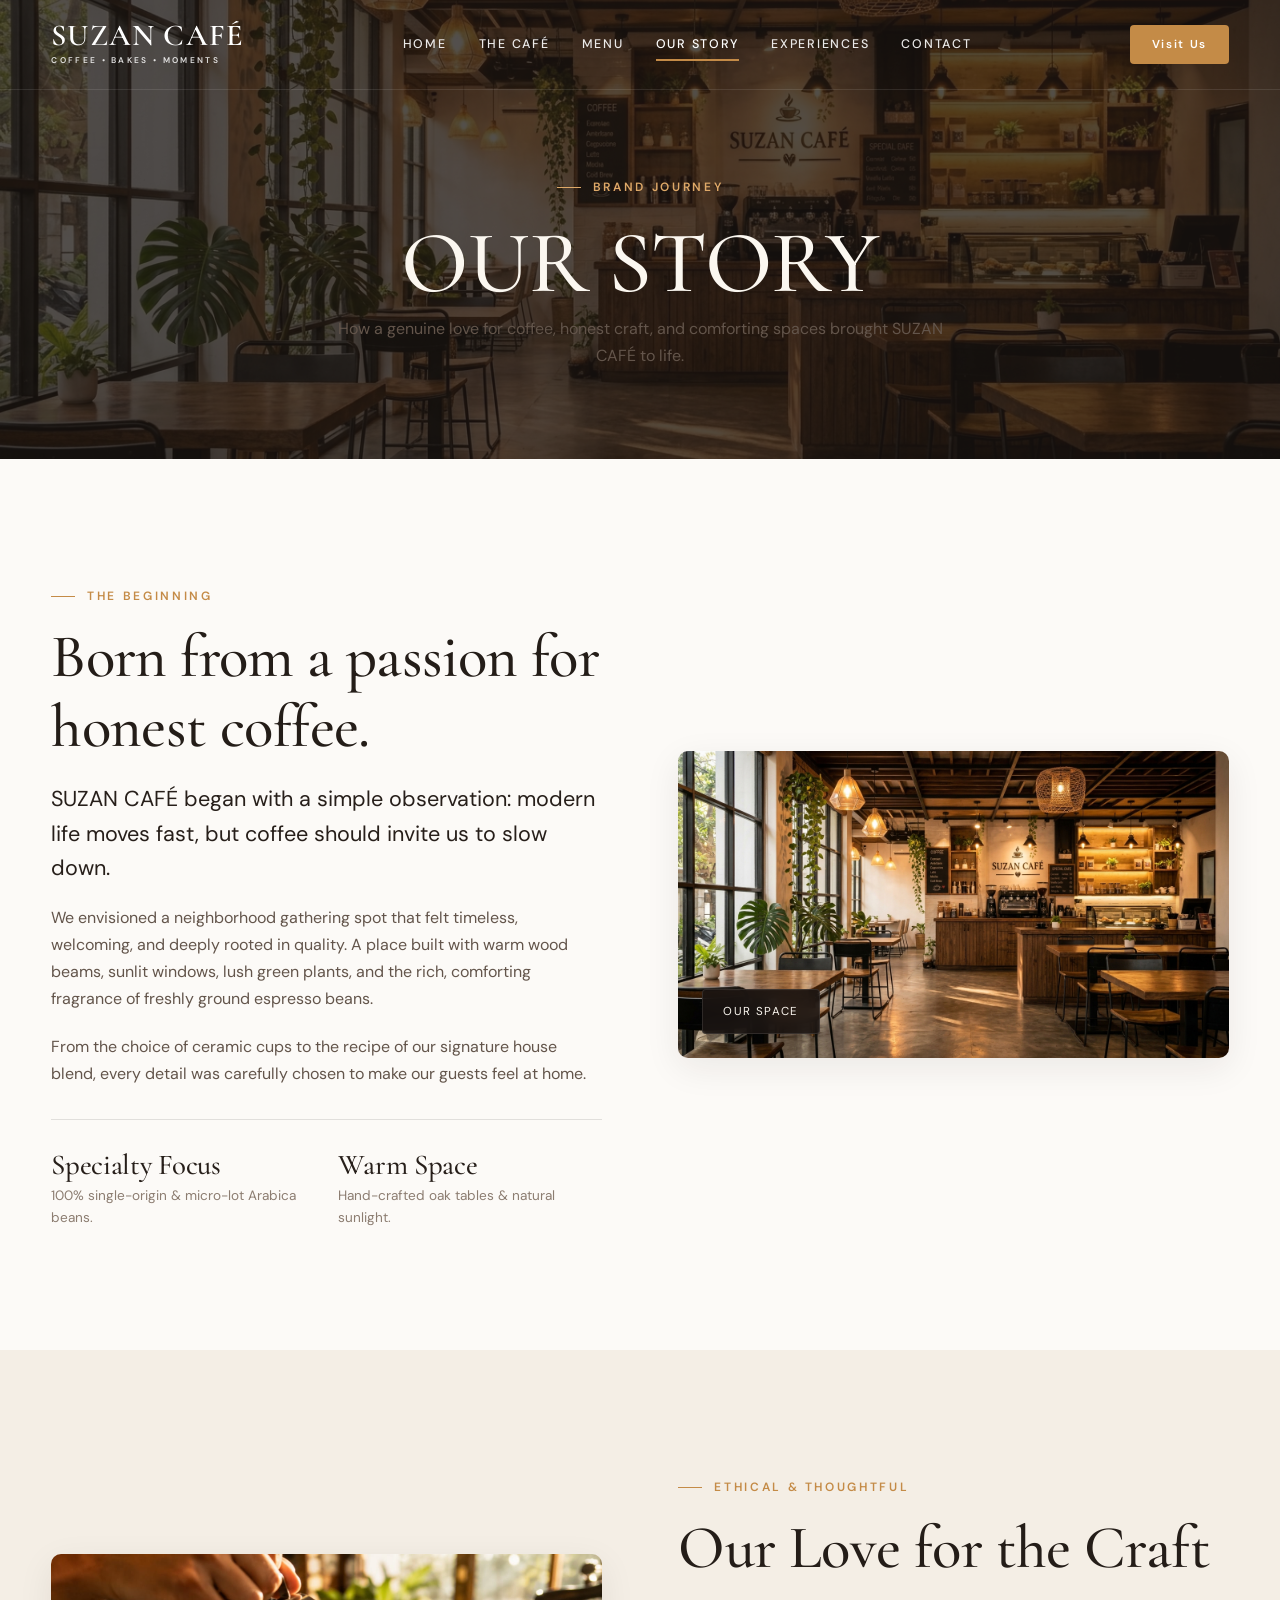
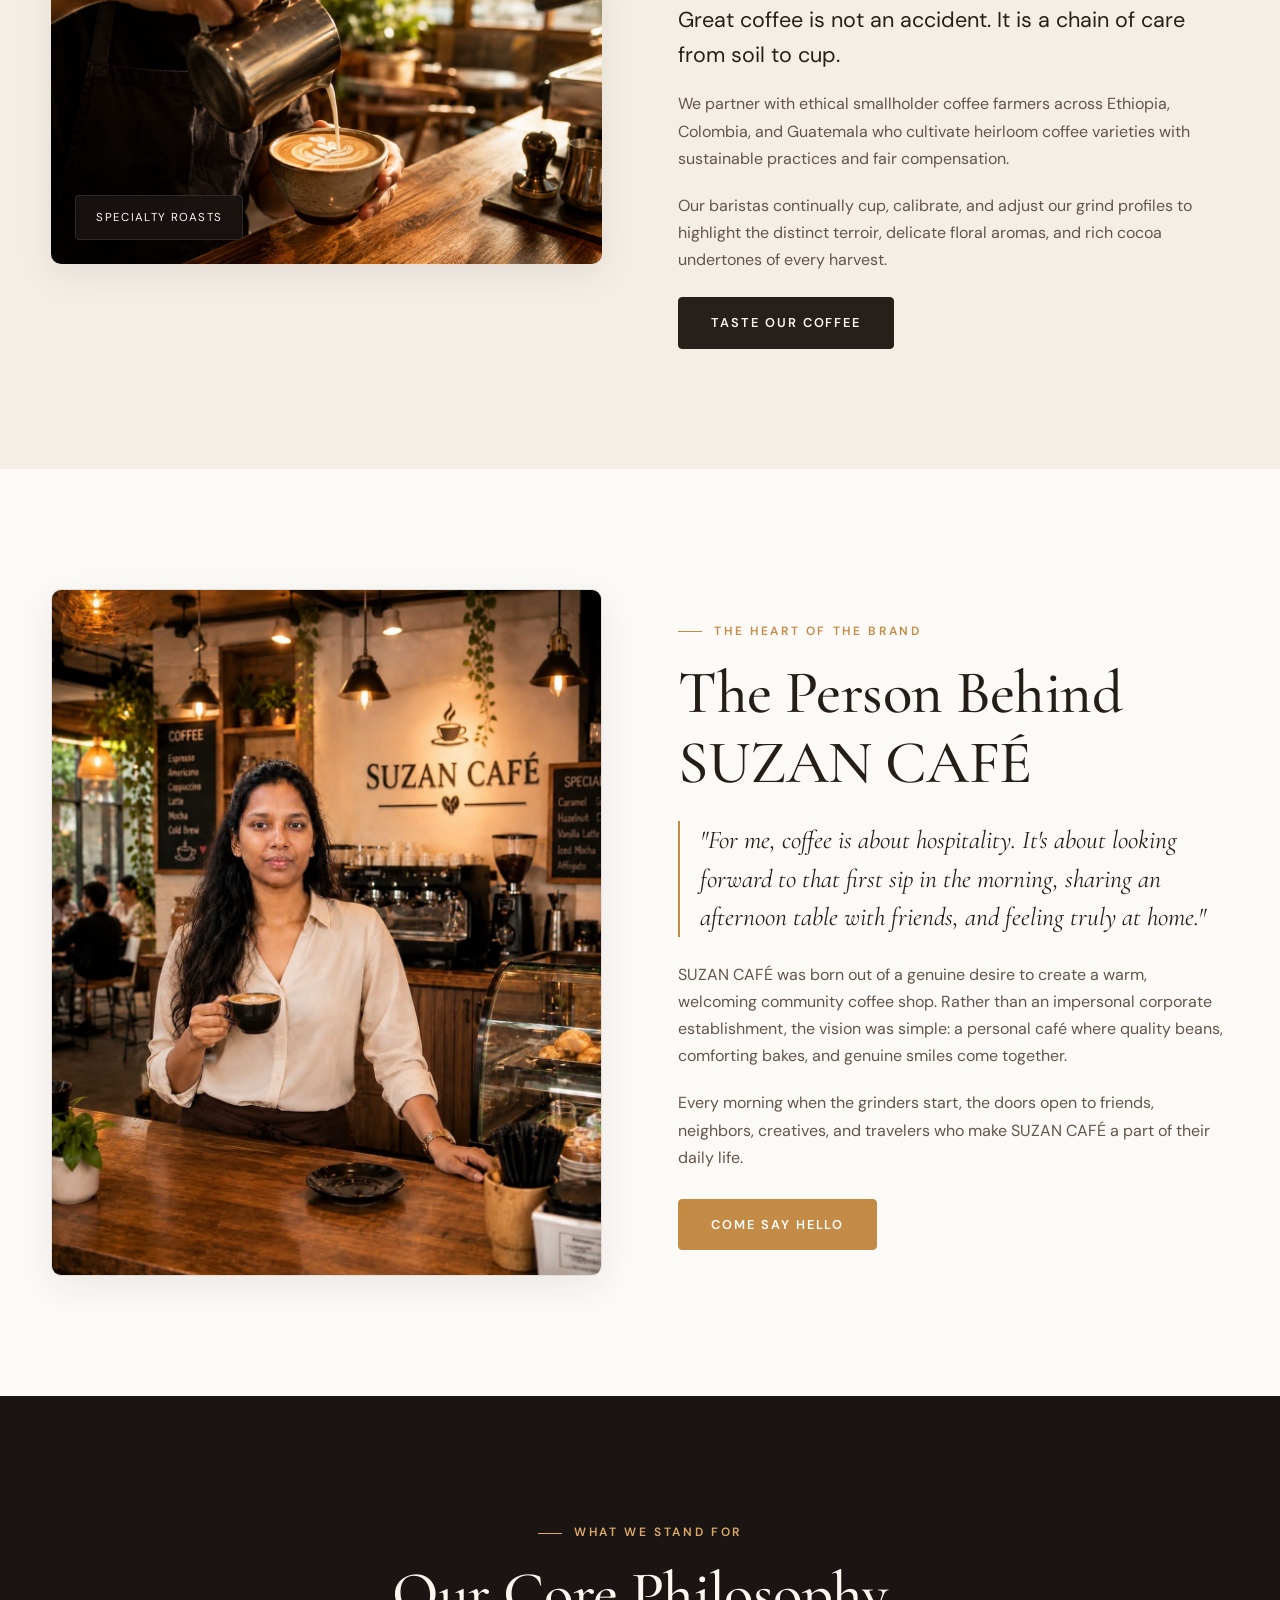
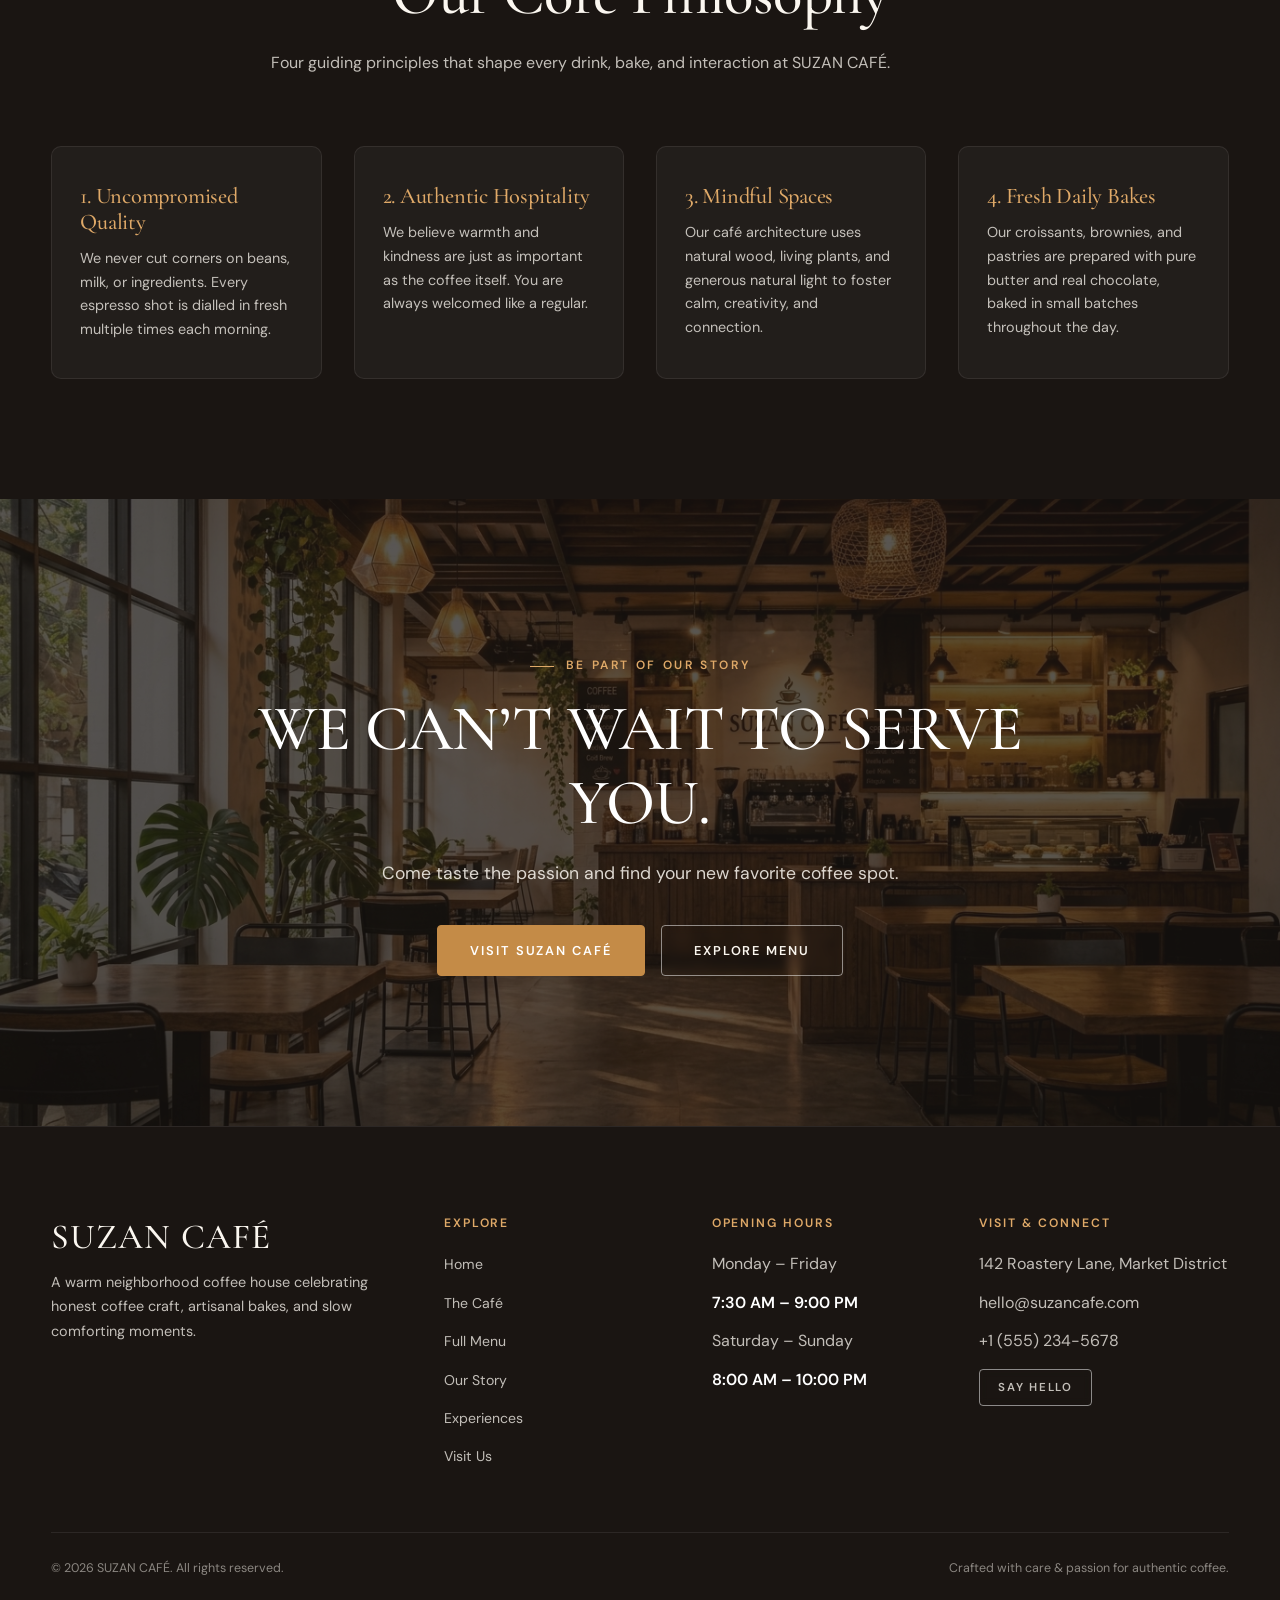
<file: story.html>
<!DOCTYPE html>
<html lang="en">

<head>
    <meta charset="UTF-8">
    <meta name="viewport" content="width=device-width, initial-scale=1.0">
    <title>Our Story — SUZAN CAFÉ</title>
    <meta name="description"
        content="Discover the story of SUZAN CAFÉ. Learn about our passion for specialty coffee, ethical bean sourcing, community spaces, and the person behind the café.">
    <link rel="stylesheet" href="css/style.css">
</head>

<body>

    <!-- ==========================================================
         NAVIGATION BAR
         ========================================================== -->
    <header class="header-nav" id="mainHeader">
        <div class="container nav-wrap">
            <a href="index.html" class="brand-logo" aria-label="SUZAN CAFÉ Home">
                <span class="logo-main">SUZAN CAFÉ</span>
                <span class="logo-sub">Coffee • Bakes • Moments</span>
            </a>

            <nav class="nav-menu" aria-label="Primary Navigation">
                <a href="index.html" class="nav-link">Home</a>
                <a href="cafe.html" class="nav-link">The Café</a>
                <a href="menu.html" class="nav-link">Menu</a>
                <a href="story.html" class="nav-link active">Our Story</a>
                <a href="experiences.html" class="nav-link">Experiences</a>
                <a href="contact.html" class="nav-link">Contact</a>
            </nav>

            <div class="nav-actions" style="display: flex; align-items: center; gap: 16px;">
                <a href="contact.html" class="nav-cta-btn">Visit Us</a>
                <button class="mobile-toggle" aria-label="Toggle navigation menu" id="mobileToggle">
                    <span></span>
                    <span></span>
                    <span></span>
                </button>
            </div>
        </div>
    </header>

    <!-- Mobile Drawer -->
    <div class="mobile-drawer" id="mobileDrawer">
        <div>
            <div style="margin-bottom: 30px;">
                <span class="logo-main" style="color: var(--coffee-dark);">SUZAN CAFÉ</span>
                <span class="logo-sub" style="color: var(--text-muted); display: block;">Coffee • Bakes • Moments</span>
            </div>
            <nav class="mobile-nav-links">
                <a href="index.html" class="nav-link">Home</a>
                <a href="cafe.html" class="nav-link">The Café</a>
                <a href="menu.html" class="nav-link">Menu</a>
                <a href="story.html" class="nav-link active">Our Story</a>
                <a href="experiences.html" class="nav-link">Experiences</a>
                <a href="contact.html" class="nav-link">Contact</a>
            </nav>
        </div>
        <div style="border-top: 1px solid var(--beige-border); padding-top: 20px;">
            <p style="font-size: 0.85rem; color: var(--text-muted); margin-bottom: 12px;">7:30 AM – 9:00 PM Daily</p>
            <a href="contact.html" class="btn btn-amber" style="width: 100%;">Find Our Café</a>
        </div>
    </div>
    <div class="mobile-backdrop" id="mobileBackdrop"></div>


    <!-- ==========================================================
         PAGE HERO
         ========================================================== -->
    <section class="page-hero">
        <div class="page-hero-bg" style="background-image: url('images/cafe/cafe-interior-main.jpg');"></div>
        <div class="container page-hero-content reveal">
            <span class="section-tag" style="color: var(--amber-soft);">Brand Journey</span>
            <h1>OUR STORY</h1>
            <p class="section-subtitle" style="margin-inline: auto;">
                How a genuine love for coffee, honest craft, and comforting spaces brought SUZAN CAFÉ to life.
            </p>
        </div>
    </section>


    <!-- ==========================================================
         THE BEGINNING & THE IDEA
         ========================================================== -->
    <section class="section" id="beginning">
        <div class="container">
            <div class="split-grid">
                <div class="split-content reveal">
                    <span class="section-tag">The Beginning</span>
                    <h2 class="section-title">Born from a passion for honest coffee.</h2>
                    <p class="lead" style="color: var(--coffee-dark); margin-bottom: 18px;">
                        SUZAN CAFÉ began with a simple observation: modern life moves fast, but coffee should invite us
                        to slow down.
                    </p>
                    <p style="color: var(--text-secondary); margin-bottom: 20px; line-height: 1.7;">
                        We envisioned a neighborhood gathering spot that felt timeless, welcoming, and deeply rooted in
                        quality. A place built with warm wood beams, sunlit windows, lush green plants, and the rich,
                        comforting fragrance of freshly ground espresso beans.
                    </p>
                    <p style="color: var(--text-secondary); margin-bottom: 24px; line-height: 1.7;">
                        From the choice of ceramic cups to the recipe of our signature house blend, every detail was
                        carefully chosen to make our guests feel at home.
                    </p>

                    <div class="story-highlights">
                        <div class="highlight-item">
                            <h4>Specialty Focus</h4>
                            <p>100% single-origin & micro-lot Arabica beans.</p>
                        </div>
                        <div class="highlight-item">
                            <h4>Warm Space</h4>
                            <p>Hand-crafted oak tables & natural sunlight.</p>
                        </div>
                    </div>
                </div>

                <div class="split-visual reveal">
                    <div class="image-frame">
                        <img src="images/story/story-space.jpg"
                            alt="Atmospheric interior of SUZAN CAFÉ with sunlit tables" loading="lazy">
                        <div class="image-badge">Our Space</div>
                    </div>
                </div>
            </div>
        </div>
    </section>


    <!-- ==========================================================
         OUR LOVE FOR COFFEE & CRAFT
         ========================================================== -->
    <section class="section section-alt" id="coffee-love">
        <div class="container">
            <div class="split-grid reversed">
                <div class="split-content reveal">
                    <span class="section-tag">Ethical & Thoughtful</span>
                    <h2 class="section-title">Our Love for the Craft</h2>
                    <p class="lead" style="color: var(--coffee-dark); margin-bottom: 18px;">
                        Great coffee is not an accident. It is a chain of care from soil to cup.
                    </p>
                    <p style="color: var(--text-secondary); margin-bottom: 20px; line-height: 1.7;">
                        We partner with ethical smallholder coffee farmers across Ethiopia, Colombia, and Guatemala who
                        cultivate heirloom coffee varieties with sustainable practices and fair compensation.
                    </p>
                    <p style="color: var(--text-secondary); margin-bottom: 24px; line-height: 1.7;">
                        Our baristas continually cup, calibrate, and adjust our grind profiles to highlight the distinct
                        terroir, delicate floral aromas, and rich cocoa undertones of every harvest.
                    </p>

                    <a href="menu.html" class="btn btn-primary">Taste Our Coffee</a>
                </div>

                <div class="split-visual reveal">
                    <div class="image-frame">
                        <img src="images/story/story-craft.jpg"
                            alt="Close up of artisan coffee extraction and craft bar" loading="lazy">
                        <div class="image-badge">Specialty Roasts</div>
                    </div>
                </div>
            </div>
        </div>
    </section>


    <!-- ==========================================================
         THE PERSON BEHIND SUZAN CAFÉ (Founder Section)
         ========================================================== -->
    <section class="section" id="founder">
        <div class="container">
            <div class="split-grid">
                <div class="split-visual reveal">
                    <div class="founder-img-wrap">
                        <img src="images/story/suzan-cafe-founder.jpg"
                            alt="Founder of SUZAN CAFÉ smiling at the coffee bar with freshly poured latte"
                            loading="lazy">
                    </div>
                </div>

                <div class="split-content reveal">
                    <span class="section-tag">The Heart of the Brand</span>
                    <h2 class="section-title">The Person Behind SUZAN CAFÉ</h2>

                    <div class="founder-quote">
                        "For me, coffee is about hospitality. It's about looking forward to that first sip in the
                        morning, sharing an afternoon table with friends, and feeling truly at home."
                    </div>

                    <p style="color: var(--text-secondary); margin-bottom: 20px; line-height: 1.7;">
                        SUZAN CAFÉ was born out of a genuine desire to create a warm, welcoming community coffee shop.
                        Rather than an impersonal corporate establishment, the vision was simple: a personal café where
                        quality beans, comforting bakes, and genuine smiles come together.
                    </p>
                    <p style="color: var(--text-secondary); margin-bottom: 28px; line-height: 1.7;">
                        Every morning when the grinders start, the doors open to friends, neighbors, creatives, and
                        travelers who make SUZAN CAFÉ a part of their daily life.
                    </p>

                    <a href="contact.html" class="btn btn-amber">Come Say Hello</a>
                </div>
            </div>
        </div>
    </section>


    <!-- ==========================================================
         OUR PHILOSOPHY
         ========================================================== -->
    <section class="section section-dark" id="philosophy">
        <div class="container">
            <div class="section-header text-center reveal">
                <span class="section-tag" style="color: var(--amber-soft);">What We Stand For</span>
                <h2 class="section-title">Our Core Philosophy</h2>
                <p class="section-subtitle" style="color: var(--text-light-muted);">
                    Four guiding principles that shape every drink, bake, and interaction at SUZAN CAFÉ.
                </p>
            </div>

            <div class="craft-grid">
                <div class="craft-step-card reveal">
                    <h4 style="color: var(--amber-soft);">1. Uncompromised Quality</h4>
                    <p>We never cut corners on beans, milk, or ingredients. Every espresso shot is dialled in fresh
                        multiple times each morning.</p>
                </div>

                <div class="craft-step-card reveal">
                    <h4 style="color: var(--amber-soft);">2. Authentic Hospitality</h4>
                    <p>We believe warmth and kindness are just as important as the coffee itself. You are always
                        welcomed like a regular.</p>
                </div>

                <div class="craft-step-card reveal">
                    <h4 style="color: var(--amber-soft);">3. Mindful Spaces</h4>
                    <p>Our café architecture uses natural wood, living plants, and generous natural light to foster
                        calm, creativity, and connection.</p>
                </div>

                <div class="craft-step-card reveal">
                    <h4 style="color: var(--amber-soft);">4. Fresh Daily Bakes</h4>
                    <p>Our croissants, brownies, and pastries are prepared with pure butter and real chocolate, baked in
                        small batches throughout the day.</p>
                </div>
            </div>
        </div>
    </section>


    <!-- ==========================================================
         FINAL CTA
         ========================================================== -->
    <section class="final-cta-section">
        <div class="final-cta-bg" style="background-image: url('images/cafe/cafe-interior-main.jpg');"></div>
        <div class="container final-cta-content reveal">
            <span class="section-tag" style="color: var(--amber-soft);">Be Part of Our Story</span>
            <h2 style="font-size: clamp(2.4rem, 5vw, 4rem); margin-bottom: 20px; color: #ffffff;">
                WE CAN’T WAIT TO SERVE YOU.
            </h2>
            <p
                style="font-size: 1.1rem; color: rgba(251, 247, 240, 0.85); max-width: 580px; margin-inline: auto; margin-bottom: 36px; line-height: 1.7;">
                Come taste the passion and find your new favorite coffee spot.
            </p>
            <div class="btn-group" style="justify-content: center;">
                <a href="contact.html" class="btn btn-amber">Visit SUZAN CAFÉ</a>
                <a href="menu.html" class="btn btn-outline">Explore Menu</a>
            </div>
        </div>
    </section>


    <!-- ==========================================================
         FOOTER
         ========================================================== -->
    <footer class="site-footer">
        <div class="container">
            <div class="footer-grid">
                <div class="footer-brand">
                    <h3>SUZAN CAFÉ</h3>
                    <p>A warm neighborhood coffee house celebrating honest coffee craft, artisanal bakes, and slow
                        comforting moments.</p>
                </div>

                <div class="footer-col">
                    <h4>Explore</h4>
                    <ul class="footer-links">
                        <li><a href="index.html">Home</a></li>
                        <li><a href="cafe.html">The Café</a></li>
                        <li><a href="menu.html">Full Menu</a></li>
                        <li><a href="story.html">Our Story</a></li>
                        <li><a href="experiences.html">Experiences</a></li>
                        <li><a href="contact.html">Visit Us</a></li>
                    </ul>
                </div>

                <div class="footer-col">
                    <h4>Opening Hours</h4>
                    <ul class="footer-links">
                        <li style="color: var(--text-light-muted);">Monday – Friday</li>
                        <li style="font-weight: 600; color: #ffffff; margin-bottom: 12px;">7:30 AM – 9:00 PM</li>
                        <li style="color: var(--text-light-muted);">Saturday – Sunday</li>
                        <li style="font-weight: 600; color: #ffffff;">8:00 AM – 10:00 PM</li>
                    </ul>
                </div>

                <div class="footer-col">
                    <h4>Visit & Connect</h4>
                    <ul class="footer-links">
                        <li style="color: var(--text-light-muted);">142 Roastery Lane, Market District</li>
                        <li style="color: var(--text-light-muted);">hello@suzancafe.com</li>
                        <li style="color: var(--text-light-muted); margin-bottom: 14px;">+1 (555) 234-5678</li>
                        <li><a href="contact.html" class="btn btn-outline"
                                style="padding: 8px 18px; font-size: 0.72rem;">Say Hello</a></li>
                    </ul>
                </div>
            </div>

            <div class="footer-bottom">
                <p>&copy; 2026 SUZAN CAFÉ. All rights reserved.</p>
                <p>Crafted with care & passion for authentic coffee.</p>
            </div>
        </div>
    </footer>

    <script src="js/script.js"></script>
</body>

</html>
</file>
<file: css/style.css>
/* ==========================================================
   SUZAN CAFÉ — CORE STYLESHEET
   Warm • Modern • Aesthetic • Authentic Coffee Brand
   ========================================================== */

/* Google Fonts */
@import url('https://fonts.googleapis.com/css2?family=Cormorant+Garamond:ital,wght@0,400;0,500;0,600;0,700;1,400&family=DM+Sans:ital,wght@0,300;0,400;0,500;0,600;0,700;1,400&display=swap');

/* ==========================================================
   CSS CUSTOM PROPERTIES / DESIGN TOKENS
   ========================================================== */
:root {
    /* Color Palette */
    --espresso-dark: #1a1512;
    --coffee-dark: #271f1a;
    --coffee-medium: #4e382c;
    --coffee-warm: #705342;
    --coffee-light: #9c7b66;
    
    --amber-accent: #c48b47;
    --amber-soft: #dfa968;
    --amber-subtle: rgba(196, 139, 71, 0.15);
    
    --sage: #5e6958;
    --sage-light: #8f9b87;
    --sage-subtle: rgba(94, 105, 88, 0.12);
    
    --cream: #f4eee5;
    --cream-light: #faf6ef;
    --warm-white: #fcfaf7;
    --beige: #ded3c1;
    --beige-border: rgba(39, 31, 26, 0.12);
    
    --text-primary: #241d18;
    --text-secondary: #63554b;
    --text-muted: #8c7d71;
    --text-light: #fbf7f0;
    --text-light-muted: rgba(251, 247, 240, 0.75);
    
    /* Typography */
    --font-heading: 'Cormorant Garamond', Georgia, serif;
    --font-body: 'DM Sans', -apple-system, BlinkMacSystemFont, 'Segoe UI', Roboto, sans-serif;
    
    /* Spacing & Layout */
    --container: 1240px;
    --container-narrow: 920px;
    --radius-sm: 4px;
    --radius-md: 10px;
    --radius-lg: 18px;
    --radius-full: 9999px;
    
    /* Shadows */
    --shadow-subtle: 0 4px 20px rgba(36, 29, 24, 0.05);
    --shadow-card: 0 10px 35px rgba(36, 29, 24, 0.08);
    --shadow-hover: 0 16px 45px rgba(36, 29, 24, 0.14);
    --shadow-dark: 0 12px 40px rgba(0, 0, 0, 0.35);
    
    /* Transitions */
    --transition-fast: 0.2s cubic-bezier(0.16, 1, 0.3, 1);
    --transition-smooth: 0.35s cubic-bezier(0.16, 1, 0.3, 1);
    --transition-slow: 0.6s cubic-bezier(0.16, 1, 0.3, 1);
}

/* ==========================================================
   RESET & BASE
   ========================================================== */
*, *::before, *::after {
    margin: 0;
    padding: 0;
    box-sizing: border-box;
}

html {
    scroll-behavior: smooth;
    font-size: 16px;
    -webkit-font-smoothing: antialiased;
    -moz-osx-font-smoothing: grayscale;
}

body {
    font-family: var(--font-body);
    font-weight: 400;
    color: var(--text-primary);
    background-color: var(--warm-white);
    line-height: 1.65;
    overflow-x: hidden;
}

img, video {
    max-width: 100%;
    height: auto;
    display: block;
}

a {
    color: inherit;
    text-decoration: none;
    transition: color var(--transition-fast);
}

button, input, textarea, select {
    font: inherit;
    color: inherit;
}

button {
    cursor: pointer;
    background: none;
    border: none;
    outline: none;
}

ul, ol {
    list-style: none;
}

/* ==========================================================
   LAYOUT UTILITIES
   ========================================================== */
.container {
    width: min(92%, var(--container));
    margin-inline: auto;
}

.container-narrow {
    width: min(90%, var(--container-narrow));
    margin-inline: auto;
}

.section {
    padding-block: clamp(70px, 10vw, 120px);
    position: relative;
}

.section-alt {
    background-color: var(--cream);
}

.section-dark {
    background-color: var(--espresso-dark);
    color: var(--text-light);
}

.section-header {
    margin-bottom: clamp(40px, 6vw, 70px);
}

.section-header.text-center {
    text-align: center;
    max-width: 760px;
    margin-inline: auto;
}

/* ==========================================================
   TYPOGRAPHY HIERARCHY
   ========================================================== */
h1, h2, h3, h4, h5, h6 {
    font-family: var(--font-heading);
    font-weight: 500;
    line-height: 1.15;
    color: inherit;
    letter-spacing: -0.01em;
}

h1 {
    font-size: clamp(2.8rem, 7vw, 5.5rem);
}

h2 {
    font-size: clamp(2.2rem, 5vw, 3.8rem);
}

h3 {
    font-size: clamp(1.6rem, 3.2vw, 2.4rem);
}

h4 {
    font-size: clamp(1.2rem, 2.2vw, 1.6rem);
}

.section-tag {
    display: inline-flex;
    align-items: center;
    gap: 12px;
    font-family: var(--font-body);
    font-size: 0.75rem;
    font-weight: 600;
    letter-spacing: 0.22em;
    text-transform: uppercase;
    color: var(--amber-accent);
    margin-bottom: 16px;
}

.section-tag::before {
    content: '';
    display: inline-block;
    width: 24px;
    height: 1px;
    background-color: currentColor;
}

.section-dark .section-tag {
    color: var(--amber-soft);
}

.section-title {
    margin-bottom: 20px;
}

.section-subtitle {
    font-size: clamp(1rem, 1.2vw, 1.15rem);
    color: var(--text-secondary);
    max-width: 640px;
    line-height: 1.7;
}

.section-dark .section-subtitle {
    color: var(--text-light-muted);
}

.lead {
    font-size: clamp(1.15rem, 1.8vw, 1.35rem);
    font-weight: 400;
    line-height: 1.6;
    color: var(--text-primary);
}

/* ==========================================================
   BUTTONS & CTAS
   ========================================================== */
.btn {
    display: inline-flex;
    align-items: center;
    justify-content: center;
    gap: 12px;
    padding: 14px 32px;
    border-radius: var(--radius-sm);
    font-size: 0.8rem;
    font-weight: 600;
    letter-spacing: 0.15em;
    text-transform: uppercase;
    text-align: center;
    transition: all var(--transition-smooth);
    position: relative;
    overflow: hidden;
    white-space: nowrap;
}

.btn-primary {
    background-color: var(--coffee-dark);
    color: var(--text-light);
    border: 1px solid var(--coffee-dark);
}

.btn-primary:hover {
    background-color: var(--coffee-warm);
    border-color: var(--coffee-warm);
    transform: translateY(-3px);
    box-shadow: 0 10px 25px rgba(39, 31, 26, 0.2);
}

.btn-amber {
    background-color: var(--amber-accent);
    color: #ffffff;
    border: 1px solid var(--amber-accent);
}

.btn-amber:hover {
    background-color: #b07937;
    border-color: #b07937;
    transform: translateY(-3px);
    box-shadow: 0 10px 25px rgba(196, 139, 71, 0.25);
}

.btn-outline {
    background-color: transparent;
    color: var(--text-light);
    border: 1px solid rgba(255, 255, 255, 0.5);
    backdrop-filter: blur(4px);
}

.btn-outline:hover {
    background-color: #ffffff;
    color: var(--espresso-dark);
    border-color: #ffffff;
    transform: translateY(-3px);
}

.btn-outline-dark {
    background-color: transparent;
    color: var(--coffee-dark);
    border: 1px solid var(--beige-border);
}

.btn-outline-dark:hover {
    background-color: var(--coffee-dark);
    color: var(--text-light);
    border-color: var(--coffee-dark);
    transform: translateY(-3px);
}

.btn-group {
    display: flex;
    flex-wrap: wrap;
    align-items: center;
    gap: 16px;
}

/* ==========================================================
   HEADER & NAVBAR
   ========================================================== */
.header-nav {
    position: fixed;
    top: 0;
    left: 0;
    width: 100%;
    height: 90px;
    z-index: 1000;
    transition: background-color var(--transition-smooth), height var(--transition-smooth), box-shadow var(--transition-smooth), border-color var(--transition-smooth);
    border-bottom: 1px solid rgba(255, 255, 255, 0.1);
}

.header-nav.scrolled {
    height: 76px;
    background-color: rgba(252, 250, 247, 0.96);
    backdrop-filter: blur(16px);
    border-bottom: 1px solid var(--beige-border);
    box-shadow: 0 6px 30px rgba(26, 21, 18, 0.06);
}

.nav-wrap {
    display: flex;
    align-items: center;
    justify-content: space-between;
    height: 100%;
}

/* Brand Logo */
.brand-logo {
    display: flex;
    flex-direction: column;
    align-items: flex-start;
    text-decoration: none;
    color: #ffffff;
    transition: color var(--transition-fast);
}

.header-nav.scrolled .brand-logo,
.header-nav.nav-dark .brand-logo {
    color: var(--coffee-dark);
}

.logo-main {
    font-family: var(--font-heading);
    font-size: 1.9rem;
    font-weight: 600;
    letter-spacing: 0.04em;
    line-height: 1;
}

.logo-sub {
    font-family: var(--font-body);
    font-size: 0.52rem;
    font-weight: 600;
    letter-spacing: 0.28em;
    text-transform: uppercase;
    margin-top: 3px;
    opacity: 0.85;
}

/* Desktop Navigation */
.nav-menu {
    display: flex;
    align-items: center;
    gap: 32px;
}

.nav-link {
    font-size: 0.78rem;
    font-weight: 500;
    letter-spacing: 0.14em;
    text-transform: uppercase;
    color: rgba(255, 255, 255, 0.9);
    position: relative;
    padding-block: 6px;
    transition: color var(--transition-fast);
}

.header-nav.scrolled .nav-link,
.header-nav.nav-dark .nav-link {
    color: var(--text-secondary);
}

.nav-link:hover,
.nav-link.active {
    color: #ffffff;
}

.header-nav.scrolled .nav-link:hover,
.header-nav.scrolled .nav-link.active,
.header-nav.nav-dark .nav-link:hover,
.header-nav.nav-dark .nav-link.active {
    color: var(--coffee-dark);
}

.nav-link::after {
    content: '';
    position: absolute;
    bottom: 0;
    left: 0;
    width: 0%;
    height: 1.5px;
    background-color: var(--amber-accent);
    transition: width var(--transition-smooth);
}

.nav-link:hover::after,
.nav-link.active::after {
    width: 100%;
}

.nav-cta-btn {
    padding: 10px 22px;
    font-size: 0.72rem;
    font-weight: 600;
    letter-spacing: 0.14em;
    border-radius: var(--radius-sm);
    background-color: var(--amber-accent);
    color: #ffffff;
    transition: all var(--transition-smooth);
}

.nav-cta-btn:hover {
    background-color: #b07937;
    transform: translateY(-2px);
}

/* Mobile Toggle */
.mobile-toggle {
    display: none;
    flex-direction: column;
    justify-content: center;
    gap: 6px;
    width: 38px;
    height: 38px;
    padding: 4px;
    z-index: 1100;
}

.mobile-toggle span {
    display: block;
    width: 24px;
    height: 2px;
    background-color: #ffffff;
    transition: all var(--transition-smooth);
}

.header-nav.scrolled .mobile-toggle span,
.header-nav.nav-dark .mobile-toggle span {
    background-color: var(--coffee-dark);
}

.mobile-toggle.open span:nth-child(1) {
    transform: translateY(8px) rotate(45deg);
    background-color: var(--coffee-dark);
}

.mobile-toggle.open span:nth-child(2) {
    opacity: 0;
}

.mobile-toggle.open span:nth-child(3) {
    transform: translateY(-8px) rotate(-45deg);
    background-color: var(--coffee-dark);
}

/* Mobile Menu Drawer */
.mobile-drawer {
    position: fixed;
    top: 0;
    right: -100%;
    width: min(340px, 85vw);
    height: 100vh;
    background-color: var(--warm-white);
    box-shadow: -15px 0 40px rgba(0, 0, 0, 0.15);
    z-index: 1050;
    padding: 100px 36px 40px;
    display: flex;
    flex-direction: column;
    justify-content: space-between;
    transition: right var(--transition-smooth);
}

.mobile-drawer.open {
    right: 0;
}

.mobile-nav-links {
    display: flex;
    flex-direction: column;
    gap: 22px;
}

.mobile-nav-links .nav-link {
    font-size: 1.1rem;
    color: var(--text-primary);
    font-family: var(--font-heading);
    letter-spacing: 0.08em;
    font-weight: 600;
}

.mobile-nav-links .nav-link.active {
    color: var(--amber-accent);
}

.mobile-backdrop {
    position: fixed;
    inset: 0;
    background-color: rgba(20, 16, 14, 0.6);
    backdrop-filter: blur(4px);
    z-index: 1040;
    opacity: 0;
    pointer-events: none;
    transition: opacity var(--transition-smooth);
}

.mobile-backdrop.open {
    opacity: 1;
    pointer-events: auto;
}

/* ==========================================================
   HERO SECTION (Cinematic Video Hero)
   ========================================================== */
.hero-section {
    position: relative;
    min-height: 100vh;
    min-height: 100svh;
    min-height: 100dvh;
    width: 100%;
    display: flex;
    align-items: center;
    justify-content: center;
    overflow: hidden;
    color: var(--text-light);
    padding-top: 90px;
    padding-bottom: 40px;
}

.hero-video-container {
    position: absolute;
    inset: 0;
    width: 100%;
    height: 100%;
    z-index: 1;
    overflow: hidden;
}

.hero-video {
    width: 100%;
    height: 100%;
    object-fit: cover;
    object-position: center;
    pointer-events: none;
}

.hero-overlay {
    position: absolute;
    inset: 0;
    background: linear-gradient(
        180deg,
        rgba(22, 17, 14, 0.42) 0%,
        rgba(22, 17, 14, 0.62) 50%,
        rgba(22, 17, 14, 0.88) 100%
    );
    z-index: 2;
    pointer-events: none;
}

.hero-content {
    position: relative;
    z-index: 3;
    max-width: 880px;
    text-align: center;
    padding-inline: 20px;
    margin-top: -10px;
}

.hero-brand-pill {
    display: inline-flex;
    align-items: center;
    gap: 8px;
    padding: 6px 18px;
    border-radius: var(--radius-full);
    background-color: rgba(255, 255, 255, 0.12);
    border: 1px solid rgba(255, 255, 255, 0.2);
    backdrop-filter: blur(8px);
    font-size: 0.74rem;
    font-weight: 600;
    letter-spacing: 0.2em;
    text-transform: uppercase;
    color: var(--amber-soft);
    margin-bottom: 24px;
}

.hero-headline {
    font-size: clamp(2.8rem, 6.5vw, 5.2rem);
    line-height: 1.08;
    margin-bottom: 24px;
    text-shadow: 0 4px 20px rgba(0, 0, 0, 0.4);
}

.hero-subtext {
    font-size: clamp(1.05rem, 1.5vw, 1.25rem);
    line-height: 1.7;
    color: rgba(251, 247, 240, 0.9);
    max-width: 620px;
    margin-inline: auto;
    margin-bottom: 38px;
}

.hero-scroll-indicator {
    position: absolute;
    bottom: 30px;
    left: 50%;
    transform: translateX(-50%);
    z-index: 3;
    display: flex;
    flex-direction: column;
    align-items: center;
    gap: 8px;
    color: rgba(251, 247, 240, 0.7);
    font-size: 0.65rem;
    letter-spacing: 0.22em;
    text-transform: uppercase;
    transition: color var(--transition-fast);
}

.hero-scroll-indicator:hover {
    color: #ffffff;
}

.scroll-line {
    width: 1px;
    height: 30px;
    background-color: rgba(255, 255, 255, 0.3);
    position: relative;
    overflow: hidden;
}

.scroll-line::after {
    content: '';
    position: absolute;
    top: -100%;
    left: 0;
    width: 100%;
    height: 100%;
    background-color: var(--amber-accent);
    animation: scrollAnim 2s infinite ease-in-out;
}

/* Hero Sound Toggle Button */
.hero-sound-toggle {
    position: absolute;
    bottom: 30px;
    right: clamp(20px, 4vw, 50px);
    z-index: 4;
    display: inline-flex;
    align-items: center;
    gap: 8px;
    padding: 8px 18px;
    border-radius: var(--radius-full);
    background: rgba(22, 17, 14, 0.65);
    border: 1px solid rgba(255, 255, 255, 0.22);
    backdrop-filter: blur(10px);
    -webkit-backdrop-filter: blur(10px);
    color: var(--text-light);
    font-size: 0.72rem;
    font-weight: 600;
    letter-spacing: 0.14em;
    text-transform: uppercase;
    transition: all var(--transition-smooth);
    box-shadow: 0 4px 16px rgba(0, 0, 0, 0.25);
}

.hero-sound-toggle:hover {
    background: rgba(39, 31, 26, 0.9);
    border-color: var(--amber-accent);
    transform: translateY(-2px);
    box-shadow: 0 8px 24px rgba(0, 0, 0, 0.35);
}

.hero-sound-toggle.unmuted {
    background: rgba(196, 139, 71, 0.9);
    border-color: var(--amber-accent);
    color: #ffffff;
}

.hero-sound-toggle.unmuted:hover {
    background: rgba(176, 121, 55, 0.95);
}

.sound-icon {
    display: block;
    flex-shrink: 0;
    transition: transform var(--transition-fast);
}

.hero-sound-toggle:hover .sound-icon {
    transform: scale(1.1);
}

@media (max-width: 640px) {
    .hero-sound-toggle {
        bottom: 20px;
        right: 16px;
        padding: 6px 14px;
        font-size: 0.68rem;
    }
}

@keyframes scrollAnim {
    0% { top: -100%; }
    50% { top: 0; }
    100% { top: 100%; }
}

/* ==========================================================
   PAGE HERO (Interior Header for other pages)
   ========================================================== */
.page-hero {
    position: relative;
    padding-top: 170px;
    padding-bottom: 90px;
    background-color: var(--espresso-dark);
    color: var(--text-light);
    text-align: center;
    overflow: hidden;
}

.page-hero-bg {
    position: absolute;
    inset: 0;
    opacity: 0.25;
    background-size: cover;
    background-position: center;
}

.page-hero-content {
    position: relative;
    z-index: 2;
    max-width: 760px;
    margin-inline: auto;
}

/* ==========================================================
   SPLIT STORY / ABOUT SECTION
   ========================================================== */
.split-grid {
    display: grid;
    grid-template-columns: 1fr 1fr;
    gap: clamp(40px, 6vw, 90px);
    align-items: center;
}

.split-grid.reversed {
    direction: rtl;
}

.split-grid.reversed > * {
    direction: ltr;
}

.image-frame {
    position: relative;
    border-radius: var(--radius-md);
    overflow: hidden;
    box-shadow: var(--shadow-card);
}

.image-frame img {
    width: 100%;
    height: 100%;
    object-fit: cover;
    transition: transform var(--transition-slow);
}

.image-frame:hover img {
    transform: scale(1.03);
}

.image-badge {
    position: absolute;
    bottom: 24px;
    left: 24px;
    background: rgba(26, 21, 18, 0.85);
    backdrop-filter: blur(8px);
    color: var(--text-light);
    padding: 12px 20px;
    border-radius: var(--radius-sm);
    border: 1px solid rgba(255, 255, 255, 0.1);
    font-size: 0.72rem;
    letter-spacing: 0.12em;
    text-transform: uppercase;
}

.story-highlights {
    display: grid;
    grid-template-columns: 1fr 1fr;
    gap: 24px;
    margin-top: 32px;
    padding-top: 28px;
    border-top: 1px solid var(--beige-border);
}

.highlight-item h4 {
    font-size: 1.8rem;
    color: var(--coffee-dark);
    margin-bottom: 4px;
}

.highlight-item p {
    font-size: 0.85rem;
    color: var(--text-muted);
}

/* ==========================================================
   SIGNATURE COFFEE & MENU CARDS
   ========================================================== */
.coffee-grid {
    display: grid;
    grid-template-columns: repeat(auto-fit, minmax(270px, 1fr));
    gap: 30px;
}

.coffee-card {
    background-color: var(--warm-white);
    border-radius: var(--radius-md);
    overflow: hidden;
    box-shadow: var(--shadow-card);
    transition: transform var(--transition-smooth), box-shadow var(--transition-smooth);
    display: flex;
    flex-direction: column;
    border: 1px solid var(--beige-border);
}

.coffee-card:hover {
    transform: translateY(-8px);
    box-shadow: var(--shadow-hover);
}

.card-img-wrap {
    position: relative;
    height: 260px;
    overflow: hidden;
    background-color: var(--cream);
}

.card-img-wrap img {
    width: 100%;
    height: 100%;
    object-fit: cover;
    transition: transform var(--transition-slow);
}

.coffee-card:hover .card-img-wrap img {
    transform: scale(1.06);
}

.card-price-tag {
    position: absolute;
    top: 16px;
    right: 16px;
    background: rgba(26, 21, 18, 0.85);
    backdrop-filter: blur(6px);
    color: #ffffff;
    padding: 6px 14px;
    border-radius: var(--radius-full);
    font-size: 0.8rem;
    font-weight: 600;
    letter-spacing: 0.05em;
}

.card-body {
    padding: 24px;
    display: flex;
    flex-direction: column;
    flex-grow: 1;
}

.card-title {
    font-size: 1.45rem;
    margin-bottom: 8px;
    color: var(--coffee-dark);
}

.card-desc {
    font-size: 0.9rem;
    color: var(--text-secondary);
    line-height: 1.6;
    margin-bottom: 16px;
    flex-grow: 1;
}

.card-notes {
    font-size: 0.72rem;
    letter-spacing: 0.08em;
    text-transform: uppercase;
    color: var(--amber-accent);
    font-weight: 600;
    padding-top: 12px;
    border-top: 1px dashed var(--beige-border);
}

/* ==========================================================
   MENU FILTERING SYSTEM (menu.html)
   ========================================================== */
.menu-filter-nav {
    display: flex;
    justify-content: center;
    flex-wrap: wrap;
    gap: 12px;
    margin-bottom: 50px;
}

.filter-btn {
    padding: 10px 24px;
    border-radius: var(--radius-full);
    background-color: var(--cream);
    color: var(--text-secondary);
    font-size: 0.78rem;
    font-weight: 600;
    letter-spacing: 0.12em;
    text-transform: uppercase;
    transition: all var(--transition-fast);
    border: 1px solid var(--beige-border);
}

.filter-btn:hover {
    background-color: var(--beige);
    color: var(--text-primary);
}

.filter-btn.active {
    background-color: var(--coffee-dark);
    color: var(--text-light);
    border-color: var(--coffee-dark);
}

.menu-items-grid {
    display: grid;
    grid-template-columns: repeat(auto-fill, minmax(320px, 1fr));
    gap: 30px;
    transition: opacity var(--transition-smooth);
}

.menu-item {
    background-color: var(--warm-white);
    border-radius: var(--radius-md);
    overflow: hidden;
    box-shadow: var(--shadow-subtle);
    border: 1px solid var(--beige-border);
    transition: all var(--transition-smooth);
    display: flex;
    flex-direction: column;
}

.menu-item.hide {
    display: none;
}

/* ==========================================================
   COFFEE CRAFT JOURNEY SECTION
   ========================================================== */
.craft-grid {
    display: grid;
    grid-template-columns: repeat(auto-fit, minmax(260px, 1fr));
    gap: 32px;
}

.craft-step-card {
    background: rgba(255, 255, 255, 0.04);
    border: 1px solid rgba(255, 255, 255, 0.08);
    border-radius: var(--radius-md);
    padding: 36px 28px;
    position: relative;
    transition: transform var(--transition-smooth), border-color var(--transition-smooth);
}

.craft-step-card:hover {
    transform: translateY(-6px);
    border-color: var(--amber-accent);
}

.step-number {
    font-family: var(--font-heading);
    font-size: 2.8rem;
    font-weight: 400;
    color: var(--amber-accent);
    line-height: 1;
    margin-bottom: 16px;
    opacity: 0.85;
}

.craft-step-card h4 {
    font-size: 1.4rem;
    margin-bottom: 12px;
    color: var(--text-light);
}

.craft-step-card p {
    font-size: 0.9rem;
    color: var(--text-light-muted);
    line-height: 1.65;
}

/* ==========================================================
   EXPERIENCE SECTION & MOOD SELECTOR (experiences.html)
   ========================================================== */
.experience-card-wide {
    display: grid;
    grid-template-columns: 1.2fr 1fr;
    gap: 40px;
    background-color: var(--warm-white);
    border-radius: var(--radius-lg);
    overflow: hidden;
    box-shadow: var(--shadow-card);
    border: 1px solid var(--beige-border);
    margin-bottom: 40px;
    align-items: center;
}

.experience-card-wide:nth-child(even) {
    grid-template-columns: 1fr 1.2fr;
    direction: rtl;
}

.experience-card-wide:nth-child(even) > * {
    direction: ltr;
}

.exp-img-wrap {
    height: 380px;
    overflow: hidden;
}

.exp-img-wrap img {
    width: 100%;
    height: 100%;
    object-fit: cover;
    transition: transform var(--transition-slow);
}

.experience-card-wide:hover .exp-img-wrap img {
    transform: scale(1.04);
}

.exp-body {
    padding: clamp(24px, 4vw, 48px);
}

/* Interactive Coffee Mood Selector */
.mood-selector-container {
    background-color: var(--cream);
    border-radius: var(--radius-lg);
    padding: clamp(30px, 5vw, 60px);
    border: 1px solid var(--beige-border);
    box-shadow: var(--shadow-card);
    margin-block: 40px;
}

.mood-buttons-grid {
    display: grid;
    grid-template-columns: repeat(auto-fit, minmax(180px, 1fr));
    gap: 16px;
    margin-block: 30px;
}

.mood-btn {
    padding: 16px 20px;
    background-color: var(--warm-white);
    border: 1px solid var(--beige-border);
    border-radius: var(--radius-md);
    text-align: center;
    font-size: 0.8rem;
    font-weight: 600;
    letter-spacing: 0.12em;
    text-transform: uppercase;
    color: var(--text-primary);
    transition: all var(--transition-smooth);
    display: flex;
    flex-direction: column;
    align-items: center;
    gap: 8px;
}

.mood-btn .mood-icon {
    font-size: 1.4rem;
}

.mood-btn:hover {
    border-color: var(--amber-accent);
    transform: translateY(-3px);
}

.mood-btn.active {
    background-color: var(--coffee-dark);
    color: var(--text-light);
    border-color: var(--coffee-dark);
    box-shadow: 0 6px 20px rgba(39, 31, 26, 0.15);
}

.mood-result-card {
    background-color: var(--warm-white);
    border-radius: var(--radius-md);
    padding: 32px;
    border: 1px solid var(--beige-border);
    animation: fadeIn 0.4s ease;
}

@keyframes fadeIn {
    from { opacity: 0; transform: translateY(10px); }
    to { opacity: 1; transform: translateY(0); }
}

/* ==========================================================
   PHOTO GALLERY & LIGHTBOX
   ========================================================== */
.gallery-grid {
    display: grid;
    grid-template-columns: repeat(auto-fill, minmax(320px, 1fr));
    gap: 24px;
}

.gallery-item {
    position: relative;
    border-radius: var(--radius-md);
    overflow: hidden;
    height: 320px;
    cursor: pointer;
    box-shadow: var(--shadow-subtle);
    border: 1px solid var(--beige-border);
}

.gallery-item img {
    width: 100%;
    height: 100%;
    object-fit: cover;
    transition: transform var(--transition-slow);
}

.gallery-item:hover img {
    transform: scale(1.08);
}

.gallery-overlay {
    position: absolute;
    inset: 0;
    background: linear-gradient(180deg, transparent 40%, rgba(26, 21, 18, 0.8) 100%);
    opacity: 0;
    transition: opacity var(--transition-smooth);
    display: flex;
    align-items: flex-end;
    padding: 24px;
    color: var(--text-light);
}

.gallery-item:hover .gallery-overlay {
    opacity: 1;
}

.gallery-caption {
    font-size: 0.85rem;
    font-weight: 500;
    letter-spacing: 0.05em;
}

/* Lightbox Modal */
.lightbox-modal {
    position: fixed;
    inset: 0;
    background-color: rgba(18, 14, 12, 0.95);
    backdrop-filter: blur(12px);
    z-index: 2000;
    display: flex;
    align-items: center;
    justify-content: center;
    opacity: 0;
    pointer-events: none;
    transition: opacity var(--transition-smooth);
    padding: 24px;
}

.lightbox-modal.open {
    opacity: 1;
    pointer-events: auto;
}

.lightbox-content {
    position: relative;
    max-width: 90vw;
    max-height: 85vh;
    display: flex;
    flex-direction: column;
    align-items: center;
}

.lightbox-img {
    max-width: 100%;
    max-height: 80vh;
    object-fit: contain;
    border-radius: var(--radius-sm);
    box-shadow: var(--shadow-dark);
}

.lightbox-caption {
    color: var(--text-light);
    margin-top: 14px;
    font-size: 0.9rem;
    letter-spacing: 0.05em;
}

.lightbox-close {
    position: absolute;
    top: -45px;
    right: 0;
    color: #ffffff;
    font-size: 2rem;
    line-height: 1;
    padding: 6px;
    transition: transform var(--transition-fast);
}

.lightbox-close:hover {
    transform: scale(1.2);
}

.lightbox-nav {
    position: absolute;
    top: 50%;
    transform: translateY(-50%);
    color: #ffffff;
    font-size: 2.2rem;
    padding: 12px;
    transition: transform var(--transition-fast);
}

.lightbox-prev { left: -60px; }
.lightbox-next { right: -60px; }

.lightbox-nav:hover {
    transform: translateY(-50%) scale(1.2);
}

/* ==========================================================
   FOUNDER & STORY SECTION
   ========================================================== */
.founder-section {
    background-color: var(--cream);
}

.founder-img-wrap {
    position: relative;
    border-radius: var(--radius-md);
    overflow: hidden;
    box-shadow: var(--shadow-card);
    border: 1px solid var(--beige-border);
}

.founder-img-wrap img {
    width: 100%;
    height: auto;
    object-fit: cover;
    display: block;
}

.founder-quote {
    font-family: var(--font-heading);
    font-size: clamp(1.3rem, 2vw, 1.7rem);
    font-style: italic;
    color: var(--coffee-dark);
    margin-block: 24px;
    line-height: 1.5;
    padding-left: 20px;
    border-left: 2px solid var(--amber-accent);
}

/* ==========================================================
   CONTACT FORM & LOCATION (contact.html)
   ========================================================== */
.contact-grid {
    display: grid;
    grid-template-columns: 1fr 1.2fr;
    gap: clamp(40px, 6vw, 80px);
}

.contact-info-card {
    background-color: var(--cream);
    border-radius: var(--radius-md);
    padding: clamp(30px, 4vw, 48px);
    border: 1px solid var(--beige-border);
}

.info-group {
    margin-bottom: 28px;
}

.info-group h4 {
    font-size: 1.2rem;
    color: var(--coffee-dark);
    margin-bottom: 8px;
}

.info-group p {
    font-size: 0.95rem;
    color: var(--text-secondary);
    line-height: 1.6;
}

.contact-form-wrap {
    background-color: var(--warm-white);
    border-radius: var(--radius-md);
    padding: clamp(30px, 4vw, 48px);
    border: 1px solid var(--beige-border);
    box-shadow: var(--shadow-card);
}

.form-group {
    margin-bottom: 22px;
}

.form-label {
    display: block;
    font-size: 0.75rem;
    font-weight: 600;
    letter-spacing: 0.12em;
    text-transform: uppercase;
    color: var(--coffee-dark);
    margin-bottom: 8px;
}

.form-input, .form-textarea, .form-select {
    width: 100%;
    padding: 14px 18px;
    border-radius: var(--radius-sm);
    border: 1px solid var(--beige-border);
    background-color: #ffffff;
    color: var(--text-primary);
    font-size: 0.95rem;
    transition: border-color var(--transition-fast), box-shadow var(--transition-fast);
}

.form-input:focus, .form-textarea:focus, .form-select:focus {
    outline: none;
    border-color: var(--coffee-dark);
    box-shadow: 0 0 0 3px rgba(39, 31, 26, 0.08);
}

.form-textarea {
    min-height: 130px;
    resize: vertical;
}

.form-feedback {
    display: none;
    padding: 16px 20px;
    border-radius: var(--radius-sm);
    margin-top: 20px;
    font-size: 0.9rem;
    font-weight: 500;
}

.form-feedback.success {
    display: block;
    background-color: #eaf3ea;
    color: #2b572c;
    border: 1px solid #c0dfc0;
}

.form-feedback.error {
    display: block;
    background-color: #fdf0ed;
    color: #923425;
    border: 1px solid #f6cfc7;
}

/* Interactive Embedded Map */
.map-container {
    width: 100%;
    height: 440px;
    border-radius: var(--radius-md);
    overflow: hidden;
    position: relative;
    background-color: var(--cream);
    border: 1px solid var(--beige-border);
    box-shadow: var(--shadow-card);
}

.map-container iframe {
    width: 100%;
    height: 100%;
    border: 0;
    display: block;
}

/* ==========================================================
   FINAL CTA SECTION
   ========================================================== */
.final-cta-section {
    position: relative;
    padding-block: clamp(90px, 12vw, 150px);
    background-color: var(--espresso-dark);
    color: var(--text-light);
    text-align: center;
    overflow: hidden;
}

.final-cta-bg {
    position: absolute;
    inset: 0;
    background-size: cover;
    background-position: center;
    opacity: 0.28;
}

.final-cta-content {
    position: relative;
    z-index: 2;
    max-width: 780px;
    margin-inline: auto;
}

/* ==========================================================
   FOOTER
   ========================================================== */
.site-footer {
    background-color: var(--espresso-dark);
    color: var(--text-light);
    padding-top: clamp(60px, 8vw, 90px);
    padding-bottom: 30px;
    border-top: 1px solid rgba(255, 255, 255, 0.08);
}

.footer-grid {
    display: grid;
    grid-template-columns: 1.6fr 1fr 1fr 1.2fr;
    gap: clamp(30px, 5vw, 60px);
    padding-bottom: 50px;
}

.footer-brand h3 {
    font-size: 2.2rem;
    margin-bottom: 12px;
    letter-spacing: 0.03em;
}

.footer-brand p {
    font-size: 0.9rem;
    color: var(--text-light-muted);
    max-width: 320px;
    line-height: 1.7;
}

.footer-col h4 {
    font-family: var(--font-body);
    font-size: 0.76rem;
    font-weight: 600;
    letter-spacing: 0.16em;
    text-transform: uppercase;
    color: var(--amber-soft);
    margin-bottom: 20px;
}

.footer-links li {
    margin-bottom: 12px;
}

.footer-links a {
    font-size: 0.88rem;
    color: var(--text-light-muted);
    transition: color var(--transition-fast);
}

.footer-links a:hover {
    color: #ffffff;
}

.footer-bottom {
    padding-top: 25px;
    border-top: 1px solid rgba(255, 255, 255, 0.08);
    display: flex;
    justify-content: space-between;
    align-items: center;
    flex-wrap: wrap;
    gap: 16px;
    font-size: 0.78rem;
    color: rgba(251, 247, 240, 0.5);
}

/* ==========================================================
   SCROLL REVEAL ANIMATIONS
   ========================================================== */
.reveal {
    opacity: 0;
    transform: translateY(24px);
    transition: opacity 0.7s cubic-bezier(0.16, 1, 0.3, 1), transform 0.7s cubic-bezier(0.16, 1, 0.3, 1);
}

.reveal.active {
    opacity: 1;
    transform: translateY(0);
}

@media (prefers-reduced-motion: reduce) {
    .reveal {
        opacity: 1 !important;
        transform: none !important;
        transition: none !important;
    }
}

/* ==========================================================
   RESPONSIVE DESIGN BREAKPOINTS
   ========================================================== */
@media (max-width: 1024px) {
    .nav-menu { display: none; }
    .mobile-toggle { display: flex; }
    .footer-grid { grid-template-columns: 1fr 1fr; }
    .split-grid { grid-template-columns: 1fr; }
    .split-grid.reversed { direction: ltr; }
    .experience-card-wide,
    .experience-card-wide:nth-child(even) {
        grid-template-columns: 1fr;
        direction: ltr;
    }
    .exp-img-wrap { height: 280px; }
    .contact-grid { grid-template-columns: 1fr; }
}

@media (max-width: 640px) {
    .header-nav { height: 74px; }
    .logo-main { font-size: 1.6rem; }
    .footer-grid { grid-template-columns: 1fr; gap: 35px; }
    .footer-bottom { flex-direction: column; text-align: center; }
    .btn-group { flex-direction: column; width: 100%; }
    .btn-group .btn { width: 100%; }
    .story-highlights { grid-template-columns: 1fr; }
    .map-container { height: 320px; }
}
</file>
